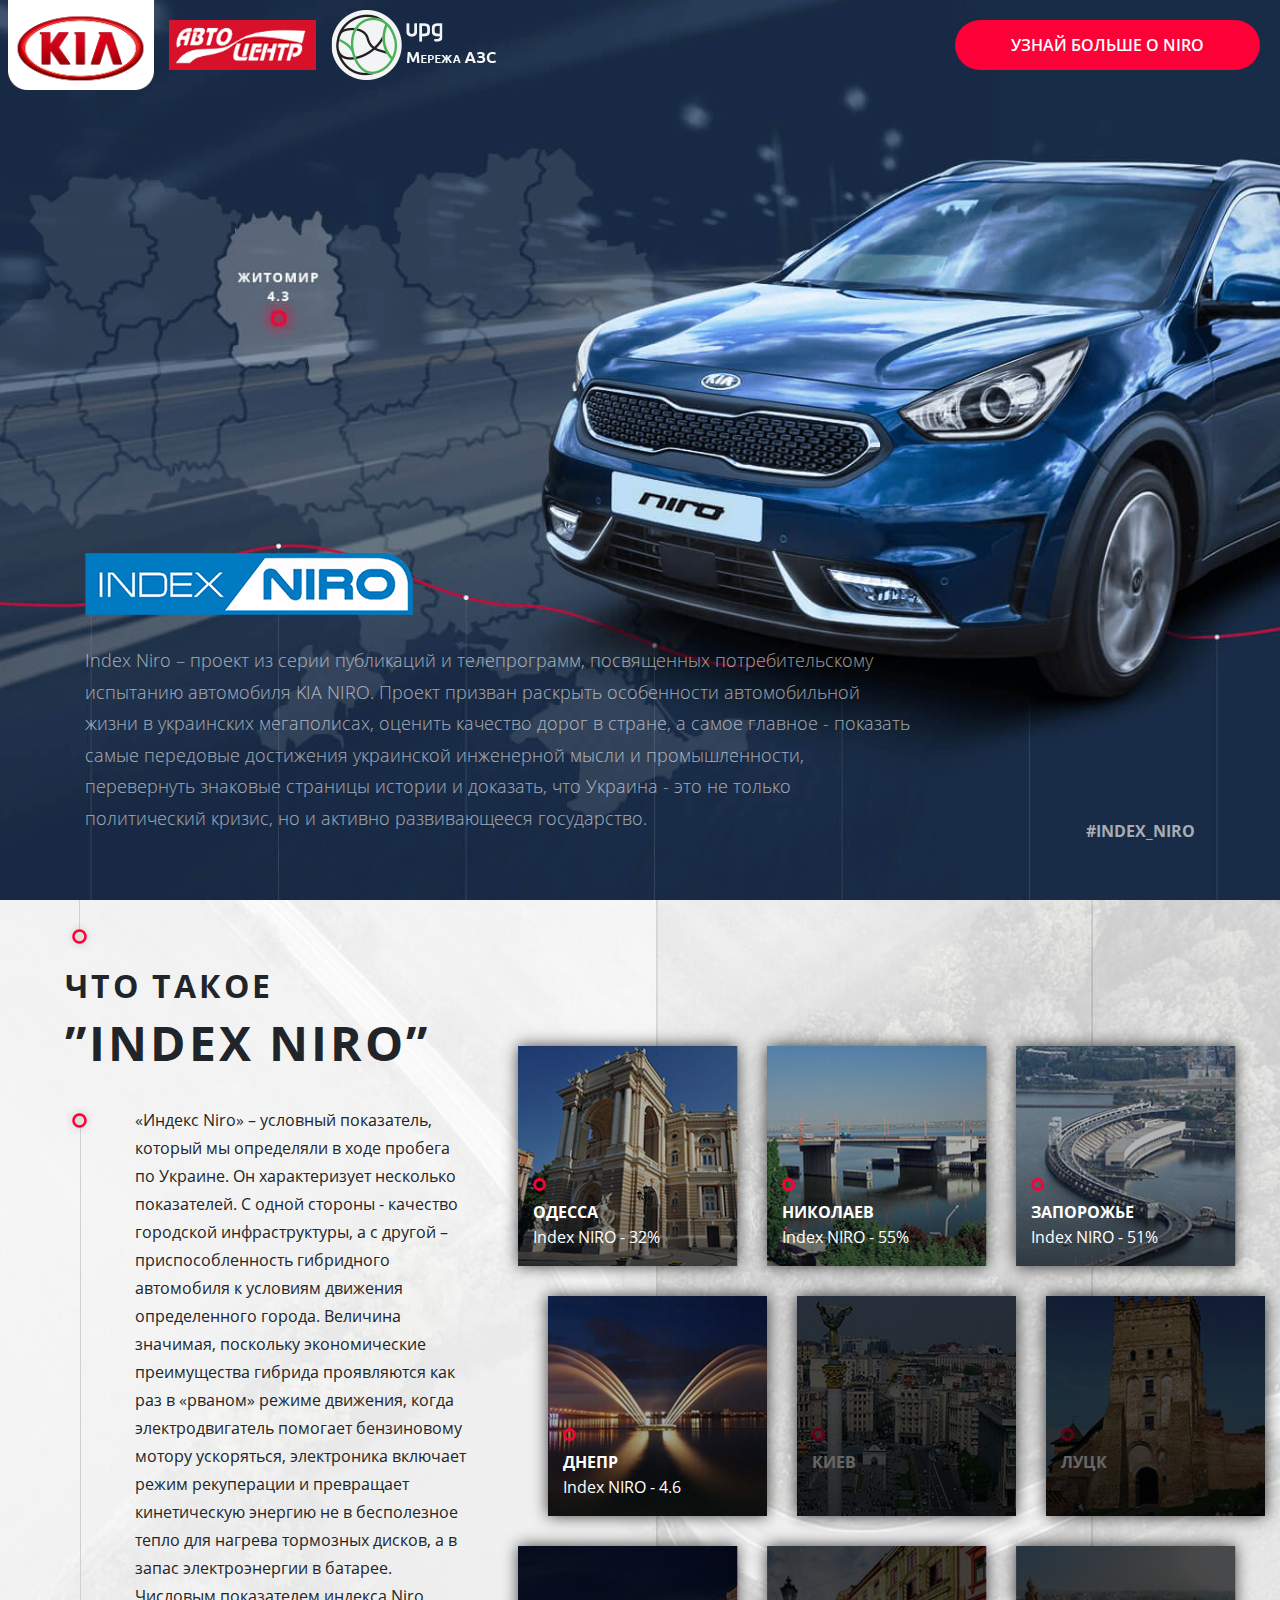
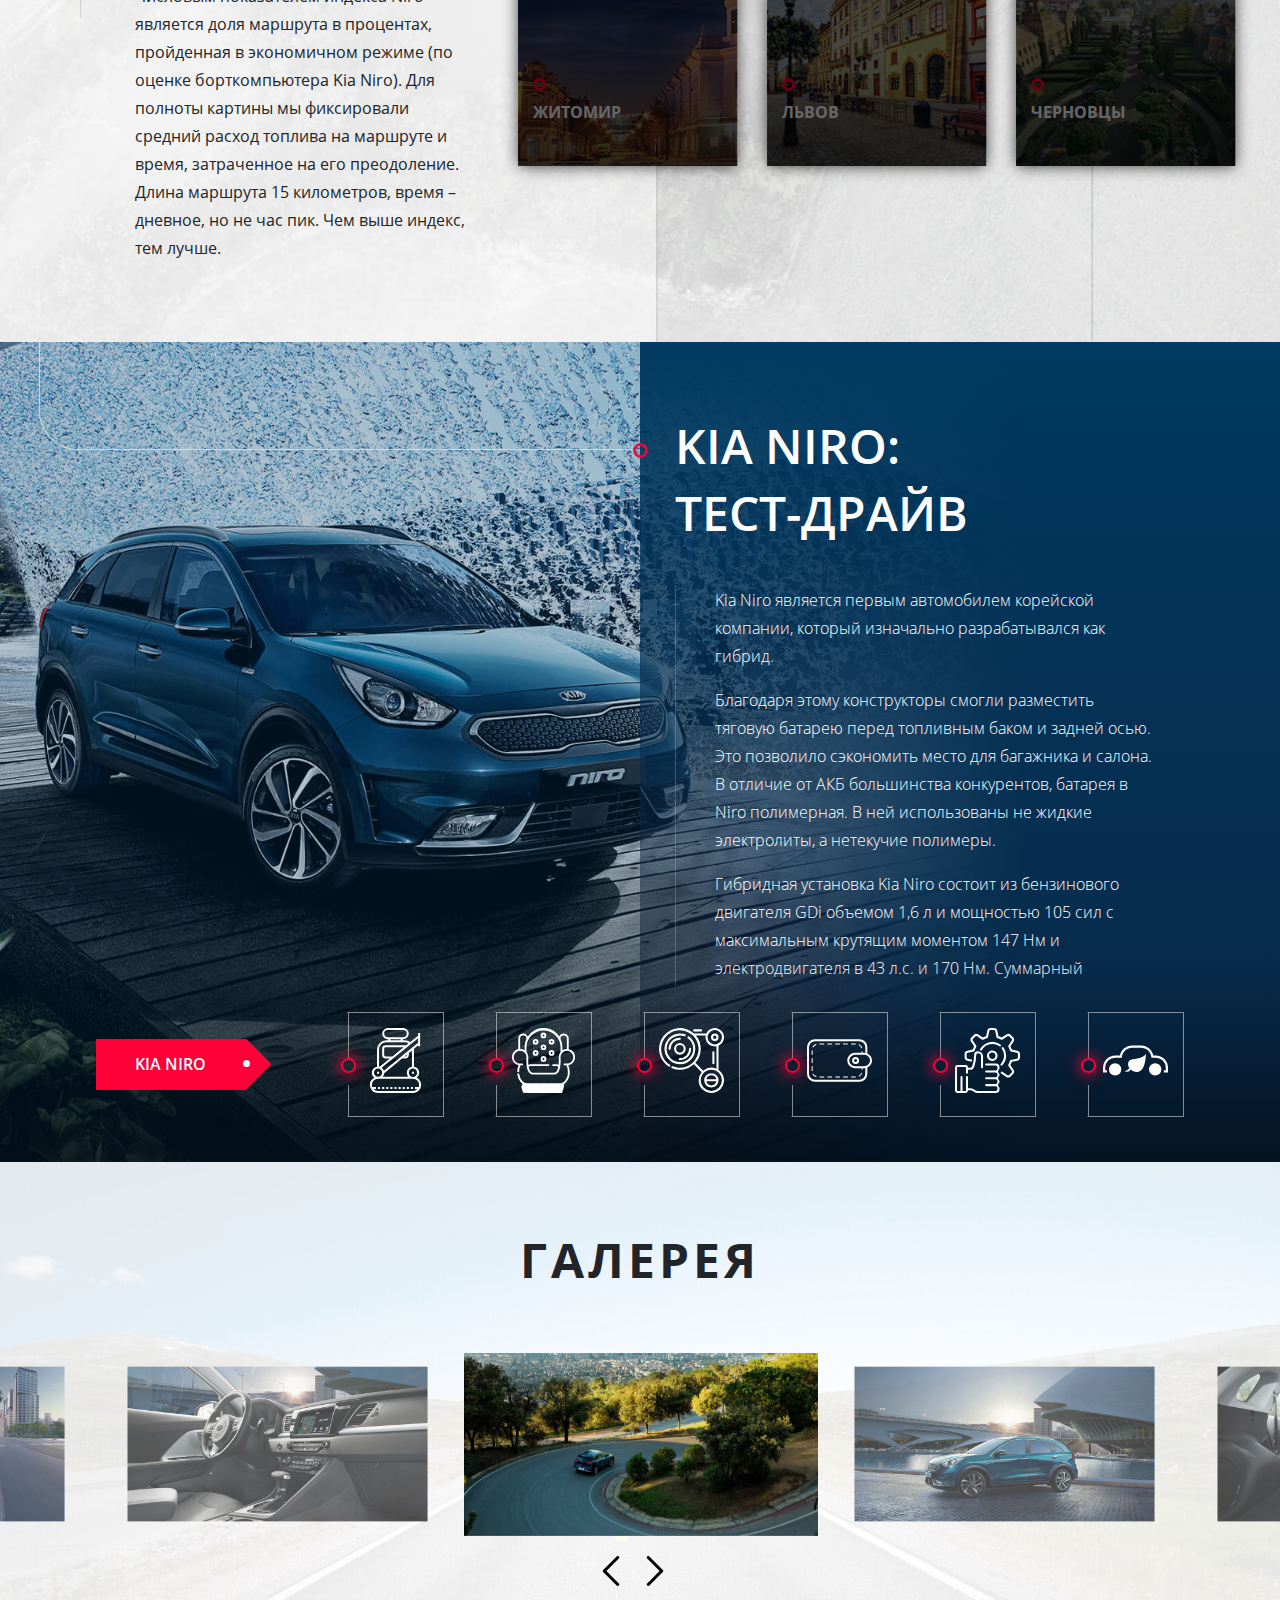
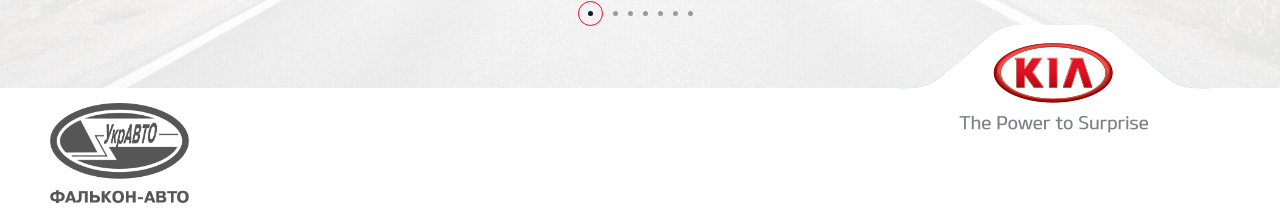
<file: index.html>
<!DOCTYPE html>
<html lang="ru">

<head>

	<meta charset="utf-8">

	<title>Kia Niro (Киа Ниро)</title>
	<meta name="description" content="Индекс Ниро">

	<meta http-equiv="X-UA-Compatible" content="IE=edge">
	<meta name="viewport" content="width=device-width, initial-scale=1, maximum-scale=1">
	<meta property="og:image" content="img/favicon/fon-socil-3.jpg">

	<link rel="apple-touch-icon" sizes="57x57" href="img/favicon/apple-icon-57x57.png">
	<link rel="apple-touch-icon" sizes="60x60" href="img/favicon/apple-icon-60x60.png">
	<link rel="apple-touch-icon" sizes="72x72" href="img/favicon/apple-icon-72x72.png">
	<link rel="apple-touch-icon" sizes="76x76" href="img/favicon/apple-icon-76x76.png">
	<link rel="apple-touch-icon" sizes="114x114" href="img/favicon/apple-icon-114x114.png">
	<link rel="apple-touch-icon" sizes="120x120" href="img/favicon/apple-icon-120x120.png">
	<link rel="apple-touch-icon" sizes="144x144" href="img/favicon/apple-icon-144x144.png">
	<link rel="apple-touch-icon" sizes="152x152" href="img/favicon/apple-icon-152x152.png">
	<link rel="apple-touch-icon" sizes="180x180" href="img/favicon/apple-icon-180x180.png">
	<link rel="icon" type="image/png" sizes="192x192" href="img/favicon/android-icon-192x192.png">
	<link rel="icon" type="image/png" sizes="32x32" href="img/favicon/favicon-32x32.png">
	<link rel="icon" type="image/png" sizes="96x96" href="img/favicon/favicon-96x96.png">
	<link rel="icon" type="image/png" sizes="16x16" href="img/favicon/favicon-16x16.png">
	<link rel="manifest" href="/manifest.json">
	<meta name="msapplication-TileColor" content="#ffffff">
	<meta name="msapplication-TileImage" content="img/favicon/ms-icon-144x144.png">
	<meta name="theme-color" content="#082745">

	<style>
		body {
			opacity: 0;
			overflow-x: hidden;
		}

		html {
			background-color: #082745;
		}
	</style>
	<script type="text/javascript">
		(function (i, s, o, g, r, a, m) {
			i['GoogleAnalyticsObject'] = r;
			i[r] = i[r] || function () {
				(i[r].q = i[r].q || []).push(arguments)
			}, i[r].l = 1 * new Date();
			a = s.createElement(o),
				m = s.getElementsByTagName(o)[0];
			a.async = 1;
			a.src = g;
			m.parentNode.insertBefore(a, m)
		})(window, document, 'script', '//www.google-analytics.com/analytics.js', 'ga');
		ga('create', 'UA-1571561-1', 'none');
		ga('create', 'UA-38878460-1', 'none', {
			'name': 'newTracker'
		});
	</script>
</head>

<body class="ishome" data-spy="scroll" data-target="#navbar" data-offset="0">
	<header class="s-header" style="background-image: url(img/header.jpg);">
		<nav id="navbar" class="kia-navbar">
			<div class="kiabar-left-content">
				<a class="logo-brand" href="http://www.kia.com/ua/showroom/niro.html" target="_blank">
					<img src="img/logo/kia_small_logo.png" alt="Kia" height="90px">
				</a>
				<a class="logo-brand" href="https://www.autocentre.ua/">
					<img src="img/logo/autocentre_logo.png" alt="Autocentre" height="50px">
				</a>
				<a class="logo-brand" href="https://upg.ua/index.php/ua/" target="_blank">
					<img src="img/logo/upg_logo_v2.png" alt="Upg" height="70px">
				</a>
			</div>

			<div class="kiabar-center-content" id="navbarSupportedContent">
				<a class="kiabar-navbar-link nav-link" href="#IndexNiro">Индекс Ниро</a>
				<a class="kiabar-navbar-link nav-link" href="#KiaNiro">Ниро</a>
				<a class="kiabar-navbar-link nav-link" href="#Gallery">Галерея</a>
			</div>

			<div class="kiabar-right-content">
				<a class="btn btn-kia" href="http://www.kia.com/ua/showroom/niro.html" target="_blank">Узнай больше о Niro</a>
			</div>
		</nav>

		<div class="header-content">
			<div class="container-fluid">
				<div class="row align-items-end">
					<div class="col-lg-9 col-md-12">
						<div class="header-intro">
							<img class="img-responsive" src="img/logo/index_niro.png" alt="Index Niro">
							<p>Index Niro – проект из серии публикаций и телепрограмм, посвященных потребительскому испытанию автомобиля KIA NIRO.
								Проект призван раскрыть особенности автомобильной жизни в украинских мегаполисах, оценить качество дорог в стране,
								а самое главное - показать самые передовые достижения украинской инженерной мысли и промышленности, перевернуть знаковые
								страницы истории и доказать, что Украина - это не только политический кризис, но и активно развивающееся государство.</p>
						</div>
					</div>
					<div class="col-lg-3 col-md-12">

						<div class="header-hashtag">
							<h4>#INDEX_NIRO</h4>
						</div>
					</div>
				</div>
			</div>
		</div>

	</header>
	<section id="IndexNiro" class="s-index" style="background-image: url(img/s-index-bg2.jpg);">
		<div class="index-content">
			<div class="container-fluid">
				<div class="row align-items-center">
					<div class="col-lg-5 col-md-12">
						<div class="index-info">
							<div class="index-info-wrap">
								<div class="indexTitle">
									<img src="img/indexLine_t.png" alt="">
									<h1>ЧТО ТАКОЕ<br><span>”INDEX NIRO”</span></h1>
								</div>
								<div class="indexText">
									<img src="img/indexLine_b.png" alt="">
									<p>«Индекс Niro» – условный показатель, который мы определяли в ходе пробега по Украине. Он характеризует несколько
										показателей. С одной стороны - качество городской инфраструктуры, а с другой – приспособленность гибридного автомобиля
										к условиям движения определенного города. Величина значимая, поскольку экономические преимущества гибрида проявляются
										как раз в «рваном» режиме движения, когда электродвигатель помогает бензиновому мотору ускоряться, электроника
										включает режим рекуперации и превращает кинетическую энергию не в бесполезное тепло для нагрева тормозных дисков,
										а в запас электроэнергии в батарее. Числовым показателем индекса Niro является доля маршрута в процентах, пройденная
										в экономичном режиме (по оценке борткомпьютера Kia Niro). Для полноты картины мы фиксировали средний расход топлива
										на маршруте и время, затраченное на его преодоление. Длина маршрута 15 километров, время – дневное, но не час пик.
										Чем выше индекс, тем лучше.</p>
								</div>
							</div>
						</div>
					</div>
					<div class="col-lg-7 col-md-12">

						<div class="row cardRowTransition">
							<div class="col-md col-sm-12">
								<a class="index-card" href="odessa.html" target="_blank" style="background-image: url(img/town/odessa.jpg)">
									<div class="card__shadow">
										<div class="card__text">
											<h4>Одесса</h4>
											<p>Index NIRO - 32%</p>
										</div>
										<div class="card__move1"></div>
										<div class="card__move2"></div>
									</div>
								</a>
							</div>
							<div class="col-md col-sm-12">
								<a class="index-card" href="nikolaev.html" target="_blank" style="background-image: url(img/town/nikolaev.jpg)">
									<div class="card__shadow">
										<div class="card__text">
											<h4>Николаев</h4>
											<p>Index NIRO - 55%</p>
										</div>
										<div class="card__move1"></div>
										<div class="card__move2"></div>
									</div>
								</a>
							</div>
							<div class="col-md col-sm-12">
								<a href="zaporozhye.html" class="index-card" style="background-image: url(img/town/zaporozhie.jpg)">
									<div class="card__shadow">
										<div class="card__text">
											<h4>Запорожье</h4>
											<p>Index NIRO - 51%</p>
										</div>
										<div class="card__move1"></div>
										<div class="card__move2"></div>
									</div>
								</a>
							</div>
						</div>
						<div class="row">
							<div class="col-md col-sm-12">
								<a href="./dnepr.html" class="index-card" style="background-image: url(img/town/dnepr.jpg)">
									<div class="card__shadow">
										<div class="card__text">
											<h4>Днепр</h4>
											<p>Index NIRO - 4.6</p>
										</div>
										<div class="card__move1"></div>
										<div class="card__move2"></div>
									</div>
								</a>
							</div>
							<div class="col-md col-sm-12">
								<!-- INSERT HREF HERE -->
								<a class="index-card disableCard" target="_blank" style="background-image: url(img/town/kiev.jpg)">
									<div class="card__shadow">
										<div class="card__text">
											<h4>Киев</h4>
											<p>Index NIRO - 4.6</p>
										</div>
										<div class="card__move1"></div>
										<div class="card__move2"></div>
									</div>
								</a>
							</div>
							<div class="col-md col-sm-12">
								<a class="index-card disableCard" style="background-image: url(img/town/lutsk.jpg)">
									<div class="card__shadow">
										<div class="card__text">
											<h4>Луцк</h4>
											<p>Index NIRO - 4.6</p>
										</div>
										<div class="card__move1"></div>
										<div class="card__move2"></div>
									</div>
								</a>
							</div>
						</div>
						<div class="row cardRowTransition">
							<div class="col-md col-sm-12">
								<a class="index-card disableCard" style="background-image: url(img/town/zhitomyr.jpg)">
									<div class="card__shadow">
										<div class="card__text">
											<h4>Житомир</h4>
											<p>Index NIRO - 4.6</p>
										</div>
										<div class="card__move1"></div>
										<div class="card__move2"></div>
									</div>
								</a>
							</div>
							<div class="col-md col-sm-12">
								<a class="index-card disableCard" style="background-image: url(img/town/lvov.jpg)">
									<div class="card__shadow">
										<div class="card__text">
											<h4>Львов</h4>
											<p>Index NIRO - 4.6</p>
										</div>
										<div class="card__move1"></div>
										<div class="card__move2"></div>
									</div>
								</a>
							</div>
							<div class="col-md col-sm-12">
								<a class="index-card disableCard" style="background-image: url(img/town/chernovcy.jpg)">
									<div class="card__shadow">
										<div class="card__text">
											<h4>Черновцы</h4>
											<p>Index NIRO - 4.6</p>
										</div>
										<div class="card__move1"></div>
										<div class="card__move2"></div>
									</div>
								</a>

							</div>
						</div>

					</div>
				</div>
			</div>
		</div>
	</section>
	<section id="KiaNiro" class="s-kia-tabs">

		<div class="container">
			<div class="row">
				<div class="col-lg-6 ml-auto col-md-12 tabLine">
					<div class="tab-content">
						<div class="kia-tab tab-pane fade show active" id="niro" role="tabpanel" aria-labelledby="niro">
							<h1>KIA NIRO: <br>Тест-драйв</h1>
							<div class="textLine">
								<div data-simplebar class="tabScroll">
									<p>Kia Niro является первым автомобилем корейской компании, который изначально разрабатывался как гибрид.</p>
									<p>Благодаря этому конструкторы смогли разместить тяговую батарею перед топливным баком и задней осью. Это позволило
										сэкономить место для багажника и салона. В отличие от АКБ большинства конкурентов, батарея в Niro полимерная. В
										ней использованы не жидкие электролиты, а нетекучие полимеры.</p>
									<p>Гибридная установка Kia Niro состоит из бензинового двигателя GDi объемом 1,6 л и мощностью 105 сил с максимальным
										крутящим моментом 147 Нм и электродвигателя в 43 л.с. и 170 Нм. Суммарный максимум силового агрегата – 141 л.с.
										и 265 Нм. Благодаря тому, что 170 Нм электрической тяги доступны уже с нуля оборотов, Niro ускоряется очень напористо.
										Но главное в гибриде – экономия топлива. При аккуратной езде в городе укладываешься в показатели менее 5 л на 100
										км пробега. На Niro можно передвигаться и исключительно на электротяге, проехав в таком режиме около 2 км.</p>
									<p>Киа Ниро – компактный кроссовер, хотя его также можно назвать универсалом. В Украине модель продается с очень хорошим
										оснащением - во всех версиях есть обогревы руля и передних сидений, а в комплектациях подороже – еще и обогрев
										заднего «дивана» и даже вентиляция передних сидений.</p>
									<p>Отметим и наполненность Niro современными системами безопасности. Тут предусмотрены и удержание авто в полосе, и
										мониторинг мертвых зон, и даже система автономного экстренного торможения.</p>
								</div>
							</div>
						</div>
						<div class="kia-tab tab-pane fade" id="classification" role="tabpanel" aria-labelledby="classification">
							<h1>Классификация.</h1>
							<div class="textLine">
								<div data-simplebar class="tabScroll">
									<p>В компании Kia Niro относят к кроссоверам. Видимо, из-за черных пластиковых накладок колесных арок. Ведь с дорожным
										просветом в 160 мм эта модель больше походит на обычный универсал.</p>
									<p>Дизайн решен вполне в духе авто компании, но собственный стиль подчеркивают индивидуальная оптика и серебристые
										«усы» в бамперах. Для улучшения аэродинамики в авто используется решетка радиатора с активными жалюзи и вертикальные
										прорези по краям переднего бампера.</p>
									<p>И мне нравится, что эта гибридная машина не выделяется особым футуристическим дизайном на фоне классических авто.
										Так что узреть гибридную сущность авто не получается.</p>
									<p>Машина длиной 4355 мм занимает промежуточное положение между Kia Soul и Kia Sportage, но по величине колесной базы
										(2700 мм) превосходит не только их, но и самый крупный 7-местный Kia Sorento.</p>
									<p>Поэтому неудивительно, что в салоне очень просторно. Передние сиденья удобные и комфортные. Но при достаточной мягкости
										они обеспечивают и хорошую поддержку ног. А в нашем (самом дорогом) уровне оснащения тут еще кожаная обивка, подогрев
										рули и всех сидений, вентиляция передних кресел, и память электрических настроек водительского.</p>
									<p>Кстати, подогнав его под себя, сев правильно и очень удобно, получаю хороший запас пространства как над головой,
										так и сзади. Там я с моим ростом в 175 см, могу сидеть, почти что забросив ногу на ногу. И головой потолок не подпираю,
										и сижу удобно, без дополнительных регулировок.</p>
									<p>Их отсутствие объяснимо тем, что под подушкой находится литий-ионная батарея. Использование при ее изготовлении
										нетекучих полимеров позволяет поиграть с формой, что дает больше свободы в размещении батареи.</p>
									<p>Кроме этого, она дешевле в производстве, но все так же долговечна. Иначе бы на нее не давали 5-летнюю гарантию –
										как и на сам автомобиль.</p>
									<p>При складывании спинок заднего ряда получается ровная погрузочная площадка. Ведь с полноразмерным запасным колесом
										в подпольной нише багажник не очень глубокий. Да и его объем не впечатляет – 335 л. А вот в начальном уровне оснащения
										Киа Ниро укомплектован докаткой, поэтому его отсек больше – 401 л.</p>
								</div>
							</div>
						</div>
						<div class="kia-tab tab-pane fade" id="interior" role="tabpanel" aria-labelledby="interior">
							<h1>Интерьер.</h1>
							<div class="textLine">
								<div data-simplebar class="tabScroll">
									<p>Интерьер выглядит классически для Киа. Подобные блоки переключателей мы встречаем и на других моделях. Расположены
										они логично, а пользоваться крупными кнопками удобно.</p>
									<p>К тому же, большая часть операций выполняется джойстиками и кнопками на руле, часть – голосовыми командами, а некоторые
										– через сенсорный экран. Правда, в солнечный день его все время хочется спрятать от бликов, так как картинка на
										белесой поверхности не очень контрастная.</p>
									<p>Но реагирует экран оперативно, позволяя пролистывать рабочие столы и быстро выходить в нужное меню. Жаль, что пользоваться
										посредством экрана iPhone пока не удается. Функция Apple CarPlay появится позже.</p>
									<p>А вот те, кто пользуется девайсами на Андроиде, могут работать с ними через интерфейс Kia Niro благодаря программе
										Android Auto. Для этого USB-разъемы удобно расположены над полочкой для смартфона.</p>
									<p>Во втором и третьем уровнях оснащения кроссовера (Business и Prestige) она является также беспроводной зарядной
										станцией.
									</p>
								</div>
							</div>
						</div>
						<div class="kia-tab tab-pane fade" id="comfort" role="tabpanel" aria-labelledby="comfort">
							<h1>Комфорт.</h1>
							<div class="textLine">
								<div data-simplebar class="tabScroll">
									<p>Водитель и пассажиры оценят приятную управляемость и высокую культуру хода Kia Niro. Его руль обладает небольшой,
										но приятной упругостью. Машина легко и точно проходит повороты без валкости и раскачки.</p>
									<p>Большая колесная база положительно влияет на плавность хода, и вертикальные покачивания больше заметны при езде
										на высокой скорости по неровным дорогам. Но по острым небольшим неровностям Ниро едет сбито, упруго и тихо.</p>
									<p>А небольшая жесткость даже приятна, так как позволяет чувствовать дорогу, но дискомфорта не вызывает. Даже на 18-дюймовых
										дисках с шинами 225/45 колеса с приятной упругостью перекатываются через горбы и лежачих полицейских.</p>
									<p>И даже выбоины и глубоко утопленные люки проходят без жестких ударов и стука. Впрочем, нам выдали машину еще на
										зимних шинах, которые добавили мягкости хода.</p>
								</div>
							</div>
						</div>
						<div class="kia-tab tab-pane fade" id="dynamic" role="tabpanel" aria-labelledby="dynamic">
							<h1>Динамика.</h1>
							<div class="textLine">
								<div data-simplebar class="tabScroll">
									<p>Главное отличие этой модели от других Киа заключается в том, что эта машина изначально разрабатывалась как гибрид,
										и с альтернативной силовой установкой не представлен. Ее суммарная мощность составляет 141 л.с., а крутящий момент
										265 Нм. С такой энерговооруженностью характер у Ниро спокойный.</p>
									<p>За счет электрического мотора с места он начинает ехать вообще без раздумий и пауз, но не слишком активно. И даже
										когда подключается 1,6-литровый бензиновый ДВС, то набирает ход машина достаточно размеренно, и на разгон до сотни
										уходит 11,5 с.</p>
									<p>Но если необходимо ехать агрессивно, важен первый рывок с небольшой скорости. И в этом Kia Niro особенно хорош в
										режиме Sport. Стоит перевести в него рычаг коробки передач, как у Ниро словно открывается второе дыхание – и он
										начинает набирать ход. А отклик на добавление газа максимально быстрый.</p>
									<p>Вот только последующий разгон не столь стремителен, как ожидаешь, да и посредственным звуком мотор в такой ситуации
										не вдохновляет. Зато даже с такими рывками по загородным трассам расход топлива у меня увеличивался максимум до
										6,2 л на 100 км. Но в городе опять было 5,9 л.</p>
									<p>Думаю, что при спокойной и максимально плавной езде и этот показатель можно уменьшить. При соответствующей езде
										мотора под капотом практически не слышно, к тому же часто авто движется только на электродвигателе. Это происходит,
										как правило, в медленных тянучках, когда все словно нехотя катятся на холостых оборотах.</p>
									<p>Если рядом нет других машин и некому мешать слишком аккуратным набором скорости и очень медленной ездой, то удается
										разогнаться так до 40 км/ч или, разогнавшись на обоих моторах, просто поддерживать вдвое большую скорость на одном
										электричестве. Вот только для этого надо крайне осторожно обращаться с педалью газа, едва-едва прижав ее.</p>
									<p>Проехать так удается буквально пару километров, да и то – стоит чуть сильнее или резче качнуть акселератор, как
										тут же в дело вступает бензиновый ДВС. Но, в отличие от тойотовских гибридов, которые демонстрируют схожее поведение,
										в Kia Niro нет отдельного режима движения на электротяге.</p>
								</div>
							</div>
						</div>

						<div class="kia-tab tab-pane fade" id="safety" role="tabpanel" aria-labelledby="safety">
							<h1>Безопасность.</h1>
							<div class="textLine">
								<div data-simplebar class="tabScroll">
									<p>В комплектациях Business и Prestige для Ниро предусмотрены навигационная система, камера заднего вида с траекторными
										и габаритными линиями, система мониторинга мертвых зон.</p>
									<p>Причем традиционно для Киа она предупреждает о других машинах не только сигналом в соответствующем зеркале, а еще
										и звуковым сигналом. При движении задним ходом система доходчиво сообщает о приближающихся сбоку машинах.</p>
									<p>Помимо мигания индикатора в зеркале и громкого зуммера, на щитке приборов появляется бегущая стрелка, показывающая,
										с какой стороны – помеха. Обе эти функции хороши, ведь не каждый, кто включает поворот или сдает назад, смотрит
										в зеркало. А значит, и мигание пиктограммы может не увидеть.</p>
									<p>Зато сам Ниро прекрасно видит проезжую часть перед собой. Система автономного экстренного торможения предупреждает
										визуальным и звуковым сигналами о резком сокращении дистанции с машиной впереди или риске наезда на пешехода.</p>
									<p>После этого даже может применить торможение, но до этого у нас не дошло. Зато смело предоставляем Kia Niro возможность
										самостоятельно держать дистанцию благодаря адаптивному круиз-контролю и корректировать свое положение в полосе.</p>
									<p>Автомобиль выполняет это очень качественно. Даже умудряется проходить пологие виражи. Но затем советует взять руль
										в руки, а в противном случае система отключается.</p>
								</div>
							</div>
						</div>


						<div class="kia-tab tab-pane fade" id="hybrid" role="tabpanel" aria-labelledby="hybrid">
							<h1>Гибридные технологии.</h1>
							<div class="textLine">
								<div data-simplebar class="tabScroll">
									<p>Гибридная установка Kia Niro состоит из бензинового двигателя GDi объемом 1,6 л и мощностью 105 сил с максимальным
										крутящим моментом 147 Нм и электродвигателя в 43 л.с. и 170 Нм. Суммарный максимум силового агрегата – 141 л.с.
										и 265 Нм. Благодаря тому, что 170 Нм электрической тяги доступны уже с 0 оборотов, Niro ускоряется очень напористо.
										Но главное в гибриде – экономия топлива. При аккуратной езде в городе укладываешься в показатели менее 5 л на 100
										км пробега. На Niro можно передвигаться и исключительно на электротяге, проехав в таком режиме около 2 км.</p>
									<p>Уже не за горами появление заряжаемого от электрической сети Plug-in Hybrid Kia Niro, который был показан на Женевском
										автосалоне 2017 г. Он должен проезжать без бензина до 55 км. Появление этого авто в Украине ожидается в следующем
										году, вот тогда и проверим обещания.</p>
								</div>
							</div>
						</div>

					</div>
				</div>


			</div>

			<div class="row nav kiaTabContainer" role="tablist">
				<div class="kiaLink niroMainTab2 active" id="niro" data-toggle="tab" href="#niro" role="tab" aria-controls="niro"><span>Kia Niro</span>
				</div>
				<div class="kiaLink niroTab" id="classification" data-toggle="tab" href="#classification" role="tab" aria-controls="classification">
					<div class="middlrCircle"></div>
					<div class="svg">
						<svg id="Слой_1" data-name="Слой 1" xmlns="http://www.w3.org/2000/svg" height="65" width="65" viewBox="0 0 51.6 65.43">
							<defs>
								<style>
									.cls-1 {
										fill: #fff;
									}
								</style>
							</defs>
							<title>icon1.1</title>
							<path class="cls-1" d="M7.2,44H9.27v2H7.2Zm35.13,0H44.4v2H42.33ZM8.24,59.34h2.07v2H8.24Zm4.13,0h2.07v2H12.37Zm4.13,0h2.07v2H16.51Zm4.13,0h2.07v2H20.64Zm4.13,0h2.07v2H24.77Zm4.13,0H31v2H28.9Zm4.13,0H35.1v2H33Zm4.13,0h2.07v2H37.17Zm4.13,0h2.07v2H41.3ZM47,49.94a6.09,6.09,0,0,0-2.61-11V21.6c0-.23,0-.47,0-.7l4.21-3.45v.94h2V5.09h-2v2.6l-8,6.44A9.47,9.47,0,0,0,35,12.27H33V11.21h.54A5.6,5.6,0,1,0,33.55,0H18a5.6,5.6,0,1,0,0,11.21h.54v1.07H16.64A9.38,9.38,0,0,0,7.23,21.6V39a6.09,6.09,0,0,0-2.61,11A8.15,8.15,0,0,0,8.24,65.43H43.36A8.15,8.15,0,0,0,47,49.94ZM47.52,45a4.16,4.16,0,1,1-4.2-4.12h0A4.14,4.14,0,0,1,47.52,45ZM38.8,49.11h-26a6.06,6.06,0,0,0,1.59-3.63L32.47,30.64h3.22a3.5,3.5,0,0,0,3.52-3.48v-2l3.15-2.58V39a6.14,6.14,0,0,0-5.17,6A6.06,6.06,0,0,0,38.8,49.11ZM34.9,28.64l2.28-1.87v.39a1.49,1.49,0,0,1-1.5,1.48H34.9ZM48.55,10.26v4.59L14.11,43.11A6.16,6.16,0,0,0,11.77,40ZM22.61,28.64H15.9a1.49,1.49,0,0,1-1.5-1.48V20.87a1.49,1.49,0,0,1,1.5-1.48H34.06ZM18,9.2A3.6,3.6,0,1,1,18,2h15.5a3.6,3.6,0,1,1,0,7.21H18ZM31,11.2v1.07H20.6V11.2ZM16.64,14.27H35a7.44,7.44,0,0,1,4,1.16l-2.42,2H15.9a3.5,3.5,0,0,0-3.52,3.48v6.29a3.5,3.5,0,0,0,3.52,3.48h4.22L9.72,39.05,9.24,39V21.6a7.37,7.37,0,0,1,7.4-7.33ZM4.08,45a4.16,4.16,0,1,1,4.2,4.11h0A4.14,4.14,0,0,1,4.08,45ZM45.43,59.34v2H48a6.23,6.23,0,0,1-4.67,2.09H8.24a6.23,6.23,0,0,1-4.67-2.09h2.6v-2H2.38A6.08,6.08,0,0,1,2,57.27a6.2,6.2,0,0,1,6.22-6.16H43.37a6.2,6.2,0,0,1,6.22,6.16,6.08,6.08,0,0,1-.36,2.07h-3.8Z"
							    transform="translate(0 0)" />
						</svg>
					</div>
				</div>
				<div class="kiaLink niroTab" id="interior" data-toggle="tab" href="#interior" role="tab" aria-controls="interior">
					<div class="middlrCircle"></div>
					<div class="svg">
						<svg id="Слой_1" data-name="Слой 1" xmlns="http://www.w3.org/2000/svg" height="65" width="65" viewBox="0 0 65 66.82">
							<defs>
								<style>
									.cls-1 {
										fill: #fff;
									}
								</style>
							</defs>
							<title>icon2.2</title>
							<path class="cls-1" d="M32.5,28.79a2.94,2.94,0,1,0,2.93,2.95h0A2.94,2.94,0,0,0,32.5,28.79Zm0,4a1,1,0,1,1,1-1h0A1,1,0,0,1,32.5,32.76ZM24.4,11.18a2.94,2.94,0,1,0,2.93,2.94h0A2.94,2.94,0,0,0,24.4,11.18Zm0,4a1,1,0,1,1,1-1h0A1,1,0,0,1,24.4,15.14Zm16.42-4a2.94,2.94,0,1,0,2.93,2.94h0A2.94,2.94,0,0,0,40.82,11.18Zm0,4a1,1,0,1,1,1-1h0A1,1,0,0,1,40.82,15.14ZM24.4,22.73a2.94,2.94,0,1,0,2.93,2.95h0A2.94,2.94,0,0,0,24.4,22.73Zm0,4a1,1,0,1,1,1-1h0A1,1,0,0,1,24.4,26.69Zm16.42-4a2.94,2.94,0,1,0,2.93,2.95h0A2.94,2.94,0,0,0,40.82,22.73Zm0,4a1,1,0,1,1,1-1h0A1,1,0,0,1,40.82,26.69ZM32.5,4.7a2.94,2.94,0,1,0,2.93,2.94h0A2.94,2.94,0,0,0,32.5,4.7Zm0,4a1,1,0,1,1,1-1h0A1,1,0,0,1,32.5,8.67Zm0,8.16a2.94,2.94,0,1,0,2.93,2.94h0a2.94,2.94,0,0,0-2.93-2.94Zm0,4a1,1,0,1,1,1-1h0a1,1,0,0,1-1,1ZM65,30a8.47,8.47,0,0,0-6.57-8.24V11a5.15,5.15,0,0,0-9.76-2.31,19.66,19.66,0,0,0-2.43-3,19.38,19.38,0,0,0-29.87,3A5.15,5.15,0,0,0,6.57,11V21.71a8.46,8.46,0,0,0,.37,16.57A14.63,14.63,0,0,0,5.6,44.05a1,1,0,1,0,1.9.11A11.77,11.77,0,0,1,9,38.41h2a1,1,0,0,0,0-1.91H8.44A6.55,6.55,0,1,1,15,29.93.55.55,0,0,1,15,30c-.26,3.62-.49,12.45,3,16.17a5.15,5.15,0,0,0,3.91,1.72H43.14A5.15,5.15,0,0,0,47,46.19c3.46-3.73,3.23-12.55,3-16.17a.36.36,0,0,0,0-.09,6.54,6.54,0,1,1,6.54,6.57H53.87a1,1,0,0,0,0,1.91h2.07c1.12,1.78,1.6,4.09,1.6,7.58,0,4.49-2.73,9.63-6.46,10.68l-.13,0a5.05,5.05,0,0,1-1.24.16H15.28a6.57,6.57,0,0,1-4.88-2.64,13.19,13.19,0,0,1-2.79-6.29,1,1,0,1,0-1.88.3h0a14.94,14.94,0,0,0,3.22,7.22,9.48,9.48,0,0,0,4,2.89l1.32,6a1,1,0,0,0,.93.75h2.26a1,1,0,0,0,.93-.75l1.23-5.53H45.41l1.23,5.53a1,1,0,0,0,.93.75h2.26a1,1,0,0,0,.93-.75l1.32-6c4.35-1.56,7.38-7.22,7.38-12.36a17,17,0,0,0-1.39-7.71A8.47,8.47,0,0,0,65,30ZM15,11.08a19.35,19.35,0,0,0-1.89,8.37V22.9a8.38,8.38,0,0,0-4.61-1.4V11a3.25,3.25,0,0,1,6.5-.22q0,.11,0,.22v.11ZM50,24.62h0A8.42,8.42,0,0,0,48.11,30a1.94,1.94,0,0,0,0,.2A43.86,43.86,0,0,1,48,37.85a3.59,3.59,0,0,0-2-.61H42.17a1,1,0,0,0,0,1.91H46a1.72,1.72,0,0,1,1.61,1.15,9.83,9.83,0,0,1-2,4.59A3.28,3.28,0,0,1,43.15,46H21.85a3.27,3.27,0,0,1-2.51-1.12,9.82,9.82,0,0,1-2-4.59A1.72,1.72,0,0,1,19,39.15H37.82a1,1,0,0,0,0-1.91H19a3.59,3.59,0,0,0-2,.61,43.77,43.77,0,0,1-.09-7.69c0-.12,0-.19,0-.2A8.42,8.42,0,0,0,15,24.62V19.44a17.51,17.51,0,0,1,35,0v5.21h0Zm6.51-3.13h0a8.38,8.38,0,0,0-4.61,1.4V19.44A19.39,19.39,0,0,0,50,11V11a3.25,3.25,0,0,1,6.5-.22q0,.11,0,.22V21.5h0ZM16.66,63.14h-.73l-1-4.38h2.67Zm32.39,0h-.73l-1-4.37H50Zm4.26-5.33a9.37,9.37,0,0,1-4.19.89h-34a8.4,8.4,0,0,1-3.43-1c-1.4-.89-1.9,3.56-1.9,3.56l1.78,5.34,6.86.26s33.1,0,33.26-.13,3-9.53,1.65-8.89Z"
							    transform="translate(0 0)" />
						</svg>
					</div>
				</div>
				<div class="kiaLink niroTab" id="comfort" data-toggle="tab" href="#comfort" role="tab" aria-controls="comfort">
					<div class="middlrCircle"></div>
					<div class="svg">
						<svg id="Слой_1" data-name="Слой 1" xmlns="http://www.w3.org/2000/svg" height="65" width="65" viewBox="0 0 65 64.99">
							<defs>
								<style>
									.cls-1 {
										fill: #fff;
									}
								</style>
							</defs>
							<title>icon3.3</title>
							<path class="cls-1" d="M59.52,41.92V17.67a9.24,9.24,0,1,0-12.2-12.2H34.94A20.86,20.86,0,1,0,9.7,38.5a1,1,0,0,0,1.1-1.73,18.7,18.7,0,1,1,2.93,1.52,1,1,0,0,0-.78,1.9,20.87,20.87,0,0,0,21.92-3.86l7.82,7.82a12.66,12.66,0,1,0,17.84-1.45Q60,42.28,59.52,41.92ZM55.76,2.05a7.18,7.18,0,1,1-7.18,7.19h0a7.19,7.19,0,0,1,7.18-7.18ZM36.32,34.87A20.83,20.83,0,0,0,36.9,7.53h9.78A9.24,9.24,0,0,0,57.47,18.31V40.77A12.64,12.64,0,0,0,44.15,42.7Zm16,28.07a10.6,10.6,0,1,1,10.6-10.6A10.6,10.6,0,0,1,52.34,62.94ZM55.76,13A3.76,3.76,0,1,0,52,9.23h0A3.77,3.77,0,0,0,55.76,13Zm0-5.47a1.71,1.71,0,1,1-1.71,1.71,1.71,1.71,0,0,1,1.71-1.71ZM26,6.35a15.41,15.41,0,1,0,4.14,2.22,1,1,0,0,0-1.24,1.64,13.29,13.29,0,1,1-3.58-1.93A1,1,0,0,0,26,6.35Zm9.24-2.93h6.84a1,1,0,0,0,0-2.05H35.24a1,1,0,1,0-.07,2.05h.07ZM54.4,36.26a1,1,0,0,0,1-1h0V24.29a1,1,0,0,0-2.05,0V35.23a1,1,0,0,0,1,1Zm-2.05,8.89a7.18,7.18,0,1,0,7.18,7.19h0a7.19,7.19,0,0,0-7.19-7.18Zm0,12.32a5.14,5.14,0,0,1-5-4.11H57.37a5.14,5.14,0,0,1-5,4.11Zm-5-6.16a5.13,5.13,0,0,1,10.05,0ZM20.87,15.05a5.82,5.82,0,1,0,5.82,5.82h0A5.82,5.82,0,0,0,20.87,15.05Zm0,9.58a3.76,3.76,0,1,1,3.76-3.76h0A3.77,3.77,0,0,1,20.87,24.63Zm1-14a1,1,0,0,0-1-1A11.3,11.3,0,0,0,9.58,20.87a1,1,0,0,0,2.05,0,9.24,9.24,0,0,1,9.24-9.24,1,1,0,0,0,1-1ZM19.84,31.13a1,1,0,0,0,1,1A11.3,11.3,0,0,0,32.16,20.87a1,1,0,0,0-2.05-.06s0,0,0,.06a9.25,9.25,0,0,1-9.24,9.24,1,1,0,0,0-1,1Z"
							    transform="translate(0.01 0)" />
						</svg>
					</div>
				</div>
				<div class="kiaLink niroTab" id="dynamic" data-toggle="tab" href="#dynamic" role="tab" aria-controls="dynamic">
					<div class="middlrCircle"></div>
					<div class="svg">
						<svg id="Capa_1" data-name="Capa 1" xmlns="http://www.w3.org/2000/svg" height="65" width="65" viewBox="0 0 512 334.82">
							<defs>
								<style>
									.cls-1 {
										fill: #fff;
									}
								</style>
							</defs>
							<title>icon4.4</title>
							<path class="cls-1" d="M44.48,333.88a3.94,3.94,0,1,1-7.88,0V302.83a3.94,3.94,0,1,1,7.88,0Zm-3.94-58.16a3.94,3.94,0,0,0,3.94-3.94V240.73a3.94,3.94,0,0,0-7.88,0v31.05A3.94,3.94,0,0,0,40.54,275.72ZM72.45,378.9a43.31,43.31,0,0,1-21.88-17.37,3.94,3.94,0,0,0-6.66,4.21A51.12,51.12,0,0,0,69.78,386.3a3.77,3.77,0,0,0,1.33.24,3.94,3.94,0,0,0,1.34-7.64Zm28.88-248.45h31.05a3.94,3.94,0,1,0,0-7.88H101.33a3.94,3.94,0,1,0,0,7.88Zm248.41,0h31.05a3.94,3.94,0,1,0,0-7.88H349.74a3.94,3.94,0,1,0,0,7.88Zm59.07,5.79a41.92,41.92,0,0,1,18.42,20.86,4,4,0,0,0,3.66,2.49,3.88,3.88,0,0,0,1.45-.28,3.94,3.94,0,0,0,2.21-5.11,49.81,49.81,0,0,0-21.87-24.81,3.94,3.94,0,1,0-3.88,6.85ZM40.54,213.61a3.94,3.94,0,0,0,3.94-3.94V178.62a3.94,3.94,0,0,0-7.88,0v31.05A3.93,3.93,0,0,0,40.54,213.61Zm92.34,167.94H101.83a3.94,3.94,0,0,0,0,7.88h31.05a3.94,3.94,0,1,0,0-7.88Zm-88-229.42a3.88,3.88,0,0,0,2.06.59,3.94,3.94,0,0,0,3.36-1.87A43.2,43.2,0,0,1,72,133.27a3.94,3.94,0,0,0-2.75-7.38,51.11,51.11,0,0,0-25.65,20.84A3.93,3.93,0,0,0,44.91,152.13ZM432.5,352.21a4,4,0,0,0-5.09,2.27,41.94,41.94,0,0,1-18.2,21.06,3.94,3.94,0,0,0,3.95,6.82,49.83,49.83,0,0,0,21.6-25.06A3.92,3.92,0,0,0,432.5,352.21ZM319.19,381.55H288.14a3.94,3.94,0,0,0,0,7.88h31.05a3.94,3.94,0,1,0,0-7.88Zm62.11,0H350.25a3.94,3.94,0,0,0,0,7.88H381.3a3.94,3.94,0,1,0,0-7.88Zm-93.66-251.1h31.05a3.94,3.94,0,0,0,0-7.88H287.64a3.94,3.94,0,0,0,0,7.88Zm-124.2,0h31.05a3.94,3.94,0,0,0,0-7.88H163.44a3.94,3.94,0,0,0,0,7.88Zm93.65,251.1H226a3.94,3.94,0,0,0,0,7.88h31.05a3.94,3.94,0,0,0,0-7.88Zm-62.1,0H163.93a3.94,3.94,0,0,0,0,7.88H195a3.94,3.94,0,1,0,0-7.88Zm30.55-251.1h31.05a3.94,3.94,0,0,0,0-7.88H225.54a3.94,3.94,0,0,0,0,7.88Zm249.7,180.37v49.57a63.09,63.09,0,0,1-63,63H63a63.09,63.09,0,0,1-63-63V151.61a63.09,63.09,0,0,1,63-63H412.22a63.09,63.09,0,0,1,63,63v49.57C496.9,210.74,512,231.69,512,256S496.9,301.26,475.24,310.82Zm-15.75,4.66a65.88,65.88,0,0,1-10.5.91H437.82v8.77a3.94,3.94,0,1,1-7.88,0v-8.77H380.72c-34.75,0-63-27.09-63-60.39s28.27-60.39,63-60.39h49.23v-8.79a3.94,3.94,0,1,1,7.88,0v8.79H449a65.8,65.8,0,0,1,10.5.91V151.59a47.31,47.31,0,0,0-47.26-47.26H63a47.31,47.31,0,0,0-47.26,47.26V360.38A47.31,47.31,0,0,0,63,407.64H412.22a47.31,47.31,0,0,0,47.26-47.26ZM496.25,256c0-24.62-21.2-44.64-47.26-44.64H380.72c-26.06,0-47.26,20-47.26,44.64s21.2,44.64,47.26,44.64H449C475,300.64,496.25,280.62,496.25,256Zm-85.83,0a27.57,27.57,0,1,1-27.57-27.57A27.6,27.6,0,0,1,410.42,256Zm-15.75,0a11.82,11.82,0,1,0-11.82,11.82A11.83,11.83,0,0,0,394.67,256Z"
							    transform="translate(0 -88.59)" />
						</svg>
					</div>
				</div>
				<div class="kiaLink niroTab" id="safety" data-toggle="tab" href="#safety" role="tab" aria-controls="safety">
					<div class="middlrCircle"></div>
					<div class="svg">
						<svg id="Слой_1" data-name="Слой 1" xmlns="http://www.w3.org/2000/svg" height="65" width="65" viewBox="0 0 65 65">
							<defs>
								<style>
									.cls-1 {
										fill: #fff;
									}
								</style>
							</defs>
							<title>icon5.5</title>
							<path class="cls-1" d="M62.23,22.67l-5.44-1.09a20.66,20.66,0,0,0-1.38-3.33l3.08-4.62a3.45,3.45,0,0,0-.43-4.36L55.72,6.95a3.46,3.46,0,0,0-4.36-.43L46.74,9.59a20,20,0,0,0-3.33-1.38L42.32,2.77A3.45,3.45,0,0,0,38.94,0h-3.3a3.45,3.45,0,0,0-3.38,2.77L31.17,8.22a20.37,20.37,0,0,0-3.33,1.38L23.22,6.52a3.46,3.46,0,0,0-4.36.43L16.52,9.28a3.45,3.45,0,0,0-.43,4.36l3.08,4.62a20.65,20.65,0,0,0-1.38,3.33l-5.44,1.09a3.46,3.46,0,0,0-2.77,3.38v3.3a3.46,3.46,0,0,0,2.77,3.38l3.52.7a1,1,0,0,0,.41-2l-3.52-.7a1.41,1.41,0,0,1-1.13-1.37v-3.3a1.41,1.41,0,0,1,1.13-1.37l6.05-1.21a1,1,0,0,0,.78-.73,18.2,18.2,0,0,1,1.68-4,1,1,0,0,0,0-1.07L17.8,12.5A1.41,1.41,0,0,1,18,10.73L20.31,8.4a1.4,1.4,0,0,1,1.77-.17l5.13,3.42a1,1,0,0,0,1.08,0,18.15,18.15,0,0,1,4-1.67,1,1,0,0,0,.73-.79l1.21-6a1.41,1.41,0,0,1,1.37-1.12h3.3a1.41,1.41,0,0,1,1.37,1.12l1.21,6a1,1,0,0,0,.73.79,18.15,18.15,0,0,1,4,1.67,1,1,0,0,0,1.08,0L52.5,8.22a1.4,1.4,0,0,1,1.77.17l2.34,2.34a1.41,1.41,0,0,1,.17,1.77l-3.42,5.13a1,1,0,0,0,0,1.07,18.2,18.2,0,0,1,1.68,4,1,1,0,0,0,.79.73l6,1.21a1.41,1.41,0,0,1,1.13,1.37v3.3a1.41,1.41,0,0,1-1.13,1.37l-6,1.21a1,1,0,0,0-.79.73,18.2,18.2,0,0,1-1.68,4,1,1,0,0,0,0,1.07l3.42,5.13a1.41,1.41,0,0,1-.17,1.77L54.26,47a1.4,1.4,0,0,1-1.77.17l-5.13-3.42a1,1,0,0,0-1.14,1.71l5.13,3.42a3.46,3.46,0,0,0,4.36-.43l2.34-2.34a3.45,3.45,0,0,0,.43-4.36L55.4,37.16a20.69,20.69,0,0,0,1.38-3.33l5.44-1.09A3.46,3.46,0,0,0,65,29.36v-3.3A3.46,3.46,0,0,0,62.23,22.67ZM40.71,35.57H31.13a1,1,0,0,0,0,2.05h9.58a1.72,1.72,0,0,1,1.72,1.71V40.7a1.72,1.72,0,0,1-1.72,1.71H31.13a1,1,0,0,0,0,2.05h9.58a1.72,1.72,0,0,1,1.72,1.71v1.37a1.72,1.72,0,0,1-1.72,1.71H31.13a1,1,0,0,0,0,2.05h9.58A1.72,1.72,0,0,1,42.42,53v1.37a1.72,1.72,0,0,1-1.72,1.71H31.13a1,1,0,0,0,0,2.05h9.58a1.72,1.72,0,0,1,1.72,1.71v1.37a1.72,1.72,0,0,1-1.72,1.71H22.12a3.6,3.6,0,0,1-2.57-1.06,5.69,5.69,0,0,0-4-1.68H13V48.92a1,1,0,1,0-2.05,0V62.6a.34.34,0,0,1-.34.34H7.53v-14a1,1,0,1,0-2.05,0v14H2.4a.34.34,0,0,1-.35-.34h0V39.35A.34.34,0,0,1,2.39,39H10.6a.34.34,0,0,1,.35.34h0v5.47a1,1,0,0,0,2.05,0V41.74h2.48A3.76,3.76,0,0,0,19,39.17L19.43,38a34.83,34.83,0,0,0,1.78-11,1.72,1.72,0,0,1,1.72-1.71A3.08,3.08,0,0,1,26,28.4V39.35a1,1,0,1,0,2.05,0v-11a5.13,5.13,0,0,0-5.13-5.13A3.77,3.77,0,0,0,19.15,27a32.54,32.54,0,0,1-1.68,10.34l-.39,1.15a1.71,1.71,0,0,1-1.61,1.17H13v-.34a2.4,2.4,0,0,0-2.4-2.39H2.4A2.4,2.4,0,0,0,0,39.34V62.6A2.4,2.4,0,0,0,2.4,65H10.6A2.4,2.4,0,0,0,13,62.6v-.35h2.51a3.66,3.66,0,0,1,2.59,1.08,5.67,5.67,0,0,0,4,1.66H40.7a3.77,3.77,0,0,0,3.77-3.76V59.86a3.75,3.75,0,0,1-.18-5.3l.18-.18V53a3.75,3.75,0,0,1-.18-5.3l.18-.18V46.18a3.75,3.75,0,0,1-.18-5.29l.18-.18V39.34a3.77,3.77,0,0,0-3.77-3.76ZM37.28,33a5.34,5.34,0,0,0,.82-.06,5.27,5.27,0,1,0-.82.07Zm-.49-8.44a3.21,3.21,0,1,1-2.68,3.67,3.21,3.21,0,0,1,2.68-3.67Zm9.77,13.1a1,1,0,0,0,.74-.32,13.89,13.89,0,0,0,1.24-17.73,1,1,0,1,0-1.67,1.2,11.84,11.84,0,0,1-1.06,15.11,1,1,0,0,0,.74,1.74Zm-.72-19.57a1,1,0,0,0-.19-1.42h0a13.88,13.88,0,0,0-20.54,4.43,1,1,0,0,0,.4,1.39h0a1,1,0,0,0,.49.13,1,1,0,0,0,.9-.53,11.83,11.83,0,0,1,17.51-3.78,1,1,0,0,0,1.42-.19h0Z"
							    transform="translate(0 0)" />
						</svg>
					</div>
				</div>
				<div class="kiaLink niroTab" id="hybrid" data-toggle="tab" href="#hybrid" role="tab" aria-controls="hybrid">
					<div class="middlrCircle"></div>
					<div class="svg">
						<svg id="Capa_1" data-name="Capa 1" xmlns="http://www.w3.org/2000/svg" height="65" width="65" viewBox="0 0 512 237.25">
							<defs>
								<style>
									.cls-1 {
										fill: #fff;
									}
								</style>
							</defs>
							<title>icon6.1</title>
							<path class="cls-1" d="M414.87,216h-18.2c-9.62-45.35-49.89-78.64-96.71-78.64H229.59c-46.81,0-87.1,33.29-96.72,78.64H97.09A97.2,97.2,0,0,0,0,313.12V350H30.93V332.35H17.65V313.12a79.53,79.53,0,0,1,79.44-79.45h51l1-7.68c5.35-40.46,40-71,80.55-71H300c40.58,0,75.2,30.52,80.56,71l1,7.68h33.37a79.53,79.53,0,0,1,79.44,79.45v19.24H479.59V350H512V313.12A97.27,97.27,0,0,0,414.87,216Z"
							    transform="translate(0 -137.38)" />
							<path class="cls-1" d="M95.23,276.72a49,49,0,1,1-48.95,49A49,49,0,0,1,95.23,276.72Z" transform="translate(0 -137.38)" />
							<path class="cls-1" d="M411.08,276.72a49,49,0,1,1-49,49A49,49,0,0,1,411.08,276.72Z" transform="translate(0 -137.38)" />
							<path class="cls-1" d="M233.25,246.35c-44,4.67-41.31,50.84-23.76,71.34-23,17.17-38.75,26.88-38.75,26.88L205,342.75s5.72-6.16,14.18-15.27c20.3,17.91,54,33.29,85.61,1.67C339,294.95,338.27,199.3,338.27,199.3S338.26,235.13,233.25,246.35Z"
							    transform="translate(0 -137.38)" />
						</svg>
					</div>
				</div>



			</div>


		</div>

	</section>
	<section id="Gallery" class="s-gallery" style="background-image: url(img/s-gallery-bg.jpg)">

		<div class="gallery-wrap">
			<h1>Галерея</h1>
			<div class="owl-carousel">
				<div class="item">
					<a href="img/kia/1.jpg" class="image-link"><img src="img/kia/1.jpg"></a>
				</div>
				<div class="item">
					<a href="img/kia/2.jpg" class="image-link"><img src="img/kia/2.jpg"></a>
				</div>
				<div class="item">
					<a href="img/kia/3.jpg" class="image-link"><img src="img/kia/3.jpg"></a>
				</div>
				<div class="item">
					<a href="img/kia/4.jpg" class="image-link"><img src="img/kia/4.jpg"></a>
				</div>
				<div class="item">
					<a href="img/kia/5.jpg" class="image-link"><img src="img/kia/5.jpg"></a>
				</div>
				<div class="item">
					<a href="img/kia/6.jpg" class="image-link"><img src="img/kia/6.jpg"></a>
				</div>
				<div class="item">
					<a href="img/kia/7.jpg" class="image-link"><img src="img/kia/7.jpg"></a>
				</div>
			</div>
		</div>

	</section>
	<section class="s-footer">
		<div class="footer-logo">
			<a class="logo-brand">
				<img src="img/logo/logo_FALKON_vert.png" alt="Autocentre" height="100px">
			</a>
		</div>
		<div class="kia-footer-logo">
			<a class="logo-brand" href="http://www.kia.com/ua/showroom/niro.html" target="_blank">
				<img src="img/logo/kia_logo_footer.png" alt="Kia">
			</a>
		</div>
	</section>
	<link rel="stylesheet" href="css/main.min.css?v=1.2">

	<script src="js/scripts.min.js"></script>
	<script src="js/common.min.js"></script>
	<script type="text/javascript">
		if (window.matchMedia("(min-width: 992px)").matches) {
			/* the viewport is at least 700 pixels wide */
			$(window).scroll(function () {
				var sc = $(window).scrollTop()
				if (sc > 700) {
					$("#navbar").addClass("fixed-top")
				} else {
					$("#navbar").removeClass("fixed-top")
				}
			});
		}

		var bgObj = {
			add() {
				var sec = document.querySelector(".s-kia-tabs");
				if (!sec.classList.contains("bgSecond")) {
					sec.classList.add("bgSecond");
				}
			},
			remove() {
				var sec = document.querySelector(".s-kia-tabs");
				if (sec.classList.contains("bgSecond")) {
					sec.classList.remove("bgSecond");
				}
			}
		};

		$('.niroMainTab2').on('shown.bs.tab', bgObj.remove);
		$('.niroTab').on('shown.bs.tab', bgObj.add);
		$('a[href*="#"]')
			.not('[href="#"]')
			.not('[href="#0"]')
			.click(function (event) {
				// On-page links
				if (
					location.pathname.replace(/^\//, '') == this.pathname.replace(/^\//, '') &&
					location.hostname == this.hostname
				) {
					// Figure out element to scroll to
					var target = $(this.hash);
					target = target.length ? target : $('[name=' + this.hash.slice(1) + ']');
					// Does a scroll target exist?
					if (target.length) {
						// Only prevent default if animation is actually gonna happen
						event.preventDefault();
						$('html, body').animate({
							scrollTop: target.offset().top
						}, 1000, function () {
							// Callback after animation
							// Must change focus!
							var $target = $(target);
							$target.focus();
							if ($target.is(":focus")) { // Checking if the target was focused
								return false;
							} else {
								$target.attr('tabindex', '-1'); // Adding tabindex for elements not focusable
								$target.focus(); // Set focus again
							};
						});
					}
				}
			});
	</script>
</body>

</html>
</file>
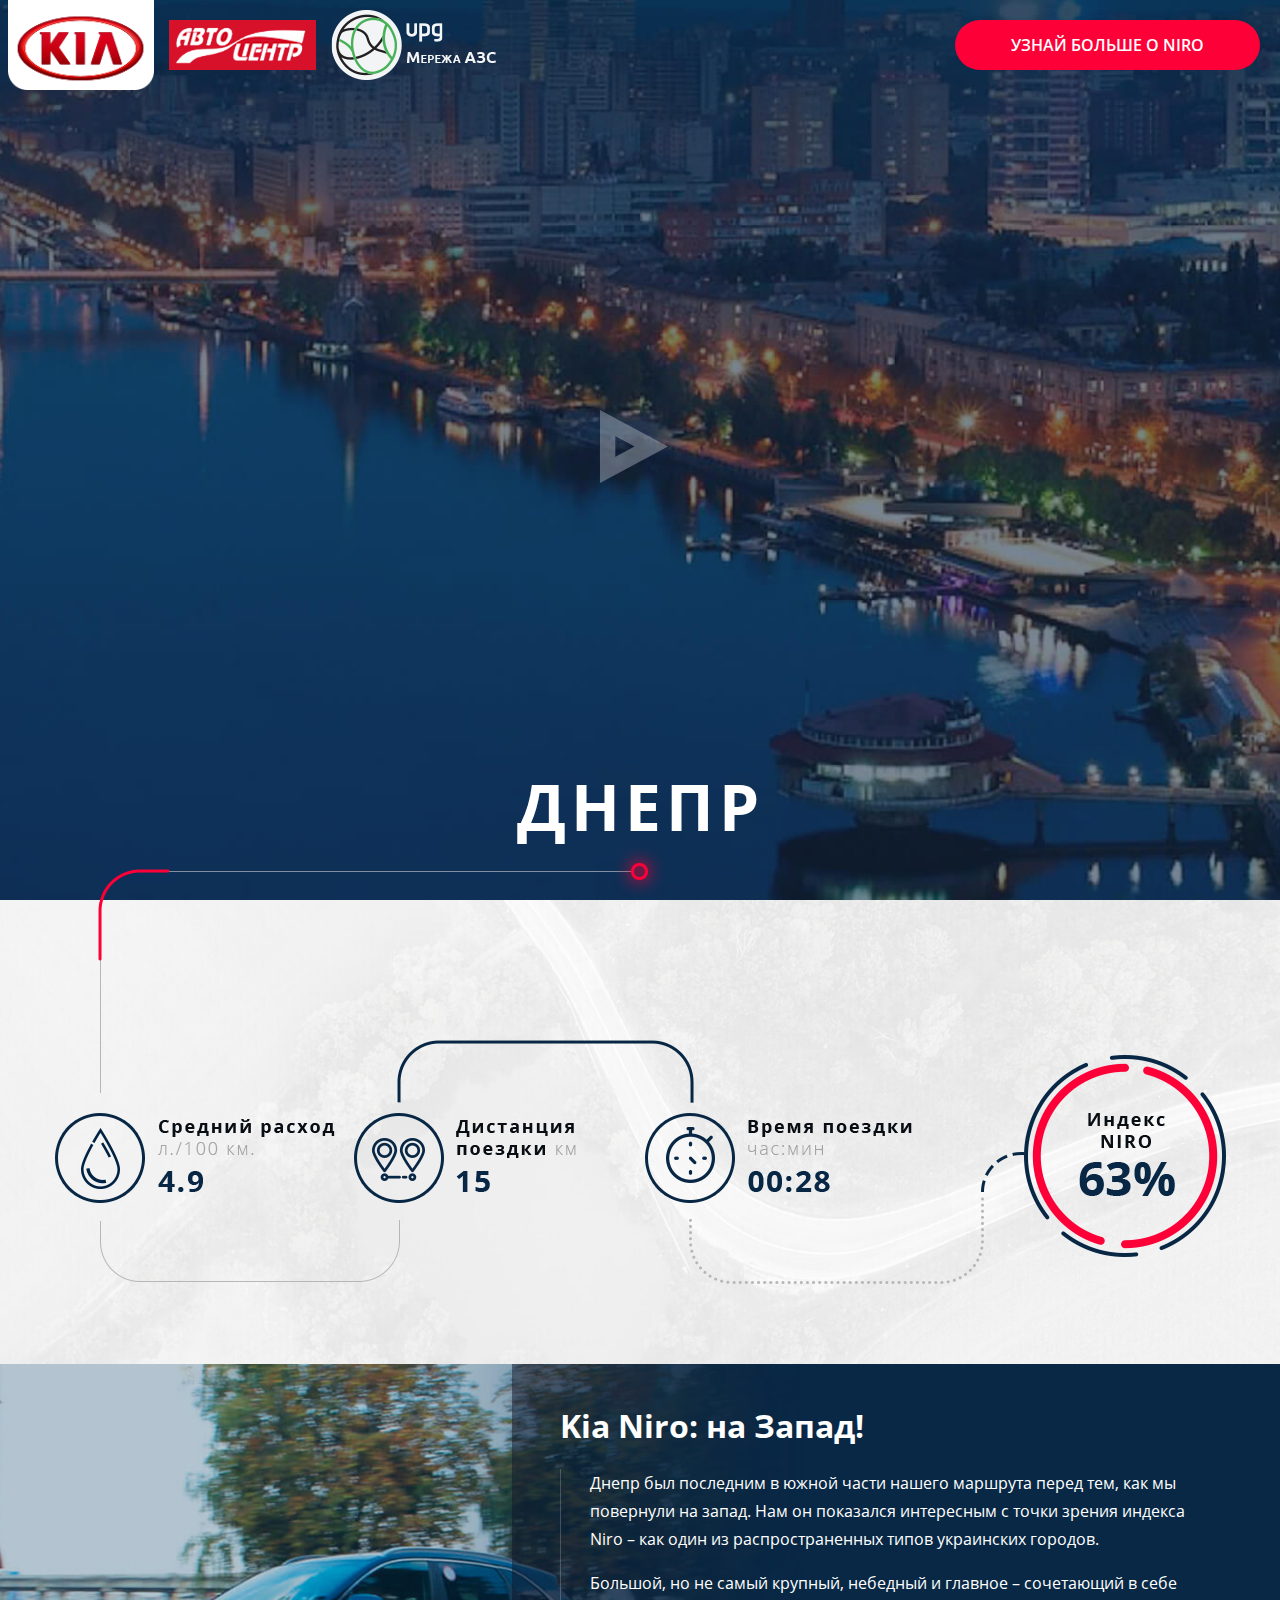
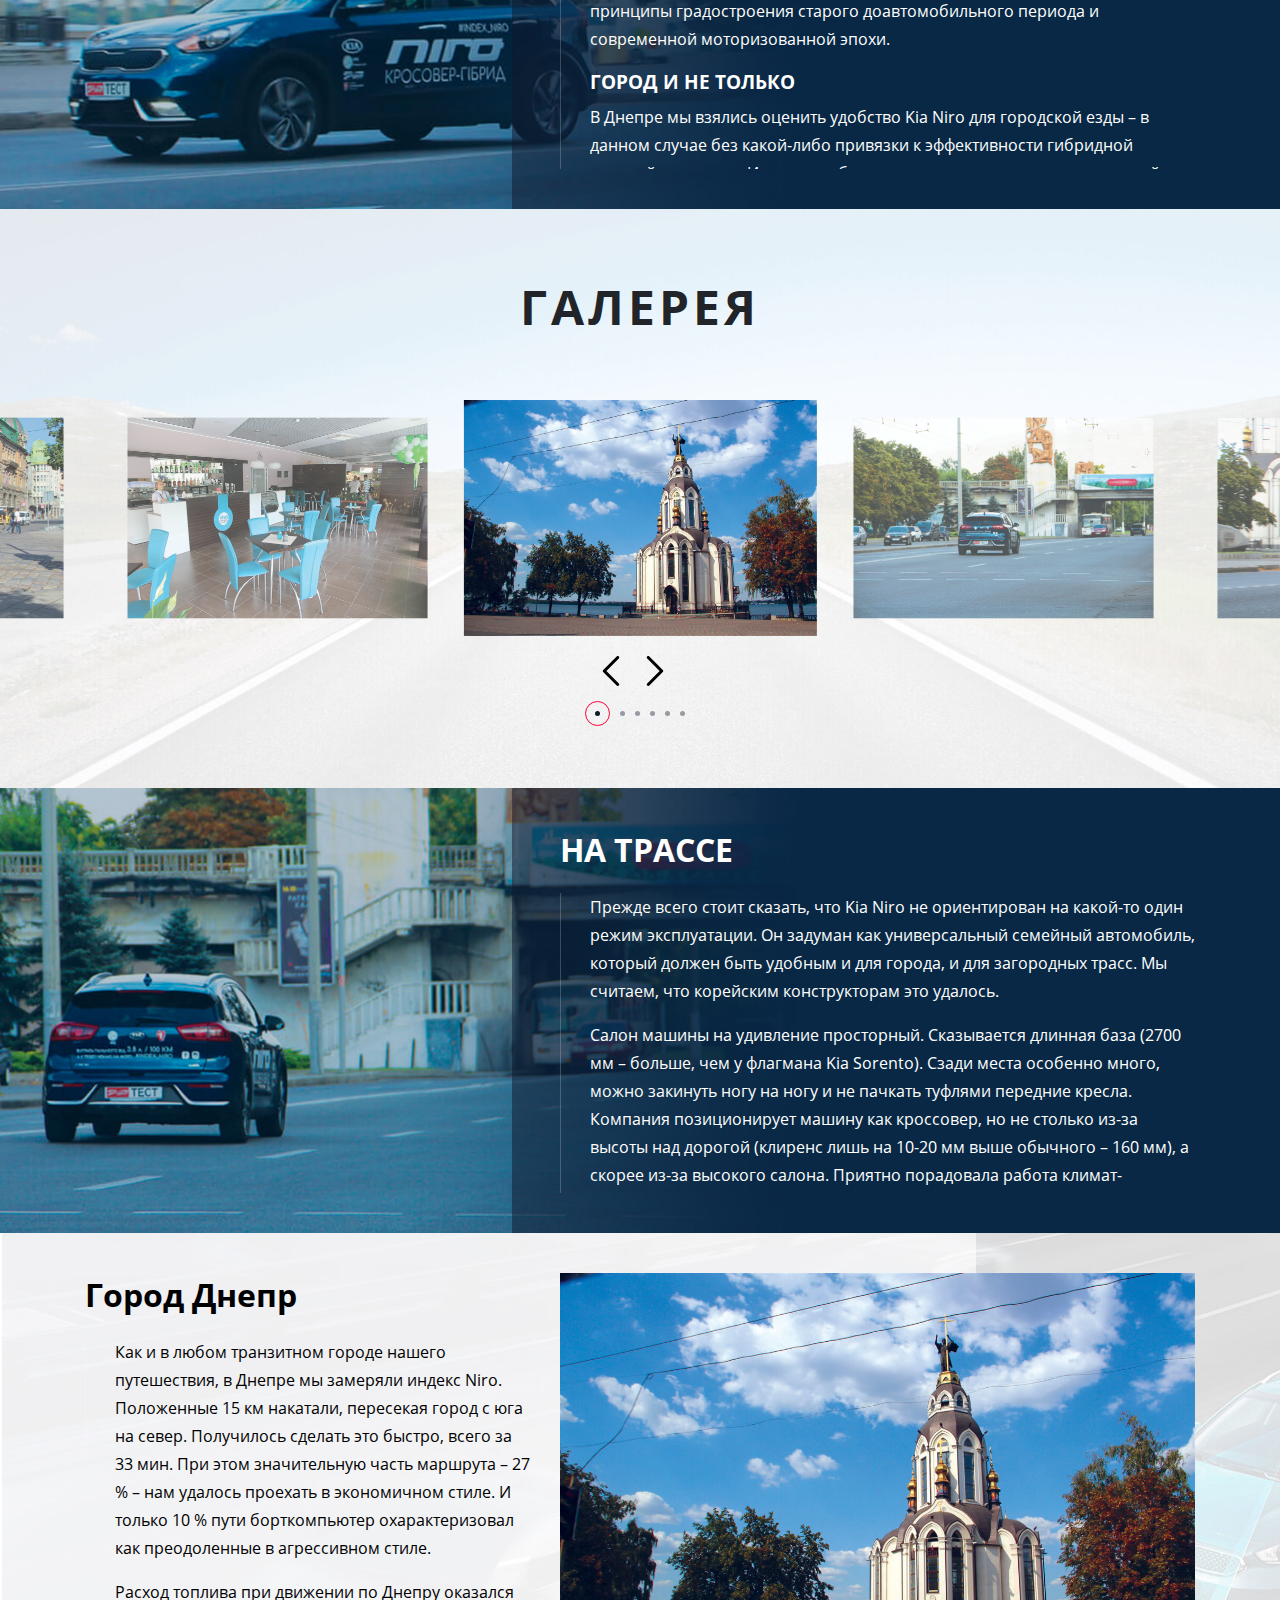
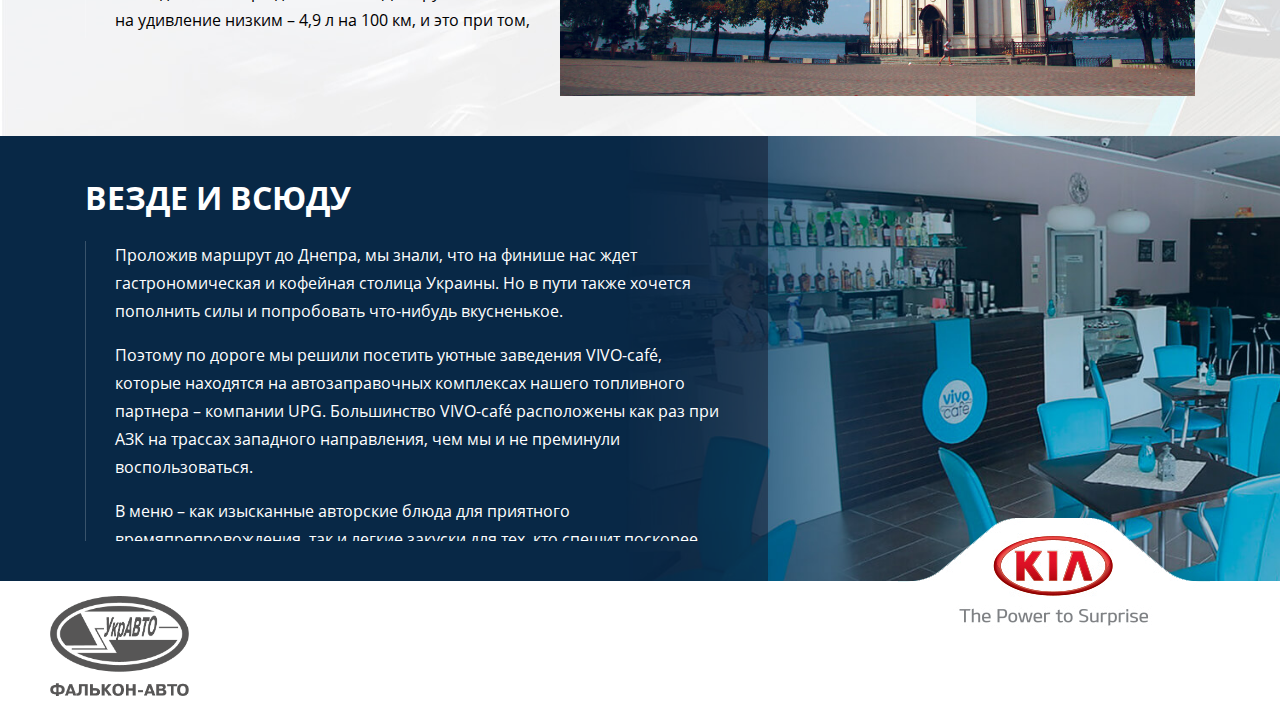
<file: dnepr.html>
<!DOCTYPE html>
<html lang="ru">

<head>

	<meta charset="utf-8">

	<title>Kia Niro (Киа Ниро)</title>
	<meta name="description" content="Индекс Ниро">

	<meta http-equiv="X-UA-Compatible" content="IE=edge">
	<meta name="viewport" content="width=device-width, initial-scale=1, maximum-scale=1">
	<meta property="og:image" content="img/favicon/fon-socil-3.jpg">

	<link rel="apple-touch-icon" sizes="57x57" href="img/favicon/apple-icon-57x57.png">
	<link rel="apple-touch-icon" sizes="60x60" href="img/favicon/apple-icon-60x60.png">
	<link rel="apple-touch-icon" sizes="72x72" href="img/favicon/apple-icon-72x72.png">
	<link rel="apple-touch-icon" sizes="76x76" href="img/favicon/apple-icon-76x76.png">
	<link rel="apple-touch-icon" sizes="114x114" href="img/favicon/apple-icon-114x114.png">
	<link rel="apple-touch-icon" sizes="120x120" href="img/favicon/apple-icon-120x120.png">
	<link rel="apple-touch-icon" sizes="144x144" href="img/favicon/apple-icon-144x144.png">
	<link rel="apple-touch-icon" sizes="152x152" href="img/favicon/apple-icon-152x152.png">
	<link rel="apple-touch-icon" sizes="180x180" href="img/favicon/apple-icon-180x180.png">
	<link rel="icon" type="image/png" sizes="192x192" href="img/favicon/android-icon-192x192.png">
	<link rel="icon" type="image/png" sizes="32x32" href="img/favicon/favicon-32x32.png">
	<link rel="icon" type="image/png" sizes="96x96" href="img/favicon/favicon-96x96.png">
	<link rel="icon" type="image/png" sizes="16x16" href="img/favicon/favicon-16x16.png">
	<link rel="manifest" href="/manifest.json">
	<meta name="msapplication-TileColor" content="#ffffff">
	<meta name="msapplication-TileImage" content="img/favicon/ms-icon-144x144.png">
	<meta name="theme-color" content="#082745">


	<style>
		body {
			opacity: 0;
			overflow-x: hidden;
		}

		html {
			background-color: #082745;
		}
	</style>

	<script type="text/javascript">
		(function (i, s, o, g, r, a, m) {
			i['GoogleAnalyticsObject'] = r;
			i[r] = i[r] || function () {
				(i[r].q = i[r].q || []).push(arguments)
			}, i[r].l = 1 * new Date();
			a = s.createElement(o),
				m = s.getElementsByTagName(o)[0];
			a.async = 1;
			a.src = g;
			m.parentNode.insertBefore(a, m)
		})(window, document, 'script', '//www.google-analytics.com/analytics.js', 'ga');
		ga('create', 'UA-1571561-1', 'none');
		ga('create', 'UA-38878460-1', 'none', {
			'name': 'newTracker'
		});
	</script>
</head>

<body class="ishome" data-spy="scroll" data-target="#navbar" data-offset="0">
	<header class="videoListener" style="height: 100vh;min-height: 650px">

		<nav id="navbar" class="kia-navbar">

			<div class="kiabar-left-content">
				<a class="logo-brand" href="http://www.kia.com/ua/showroom/niro.html" target="_blank">
					<img src="img/logo/kia_small_logo.png" alt="Kia" height="90px">
				</a>
				<a class="logo-brand" href="https://www.autocentre.ua/">
					<img src="img/logo/autocentre_logo.png" alt="Autocentre" height="50px">
				</a>
				<a class="logo-brand" href="https://upg.ua/index.php/ua/" target="_blank">
					<img src="img/logo/upg_logo_v2.png" alt="Upg" height="70px">
				</a>
			</div>

			<div class="kiabar-right-content">
				<a class="btn btn-kia" href="http://www.kia.com/ua/showroom/niro.html" target="_blank">Узнай больше о Niro</a>
			</div>

		</nav>

		<div class="videoWrapper js-videoWrapper">
			<!-- YouTube iframe. -->
			<!-- note the iframe src is empty by default, the url is in the data-src="" argument -->
			<!-- also note the arguments on the url, to autoplay video, remove youtube adverts/dodgy links to other videos, and set the interface language -->
			<iframe class="videoIframe js-videoIframe" src="" frameborder="0" allowTransparency="true" allowfullscreen data-src="https://www.youtube.com/embed/ftcVBf3rnFw?autoplay=1;showinfo=0&modestbranding=1&rel=0&hl=sv"></iframe>
			<!-- the poster frame - in the form of a button to make it keyboard accessible -->
			<div class="videoPoster js-videoPoster" style="background-image:url(img/kia/dnepr/header_bg.jpg);"></div>
			<div class="videoStop" onclick="videoStop()"></div>
		</div>

		<div class="videoContentWrapper">
			<h1>Днепр</h1>
		</div>

	</header>
	<section id="IndexNiro1" class="indexInfo" style="background-image: url(img/infograph_bg.jpg);">
		<img class="img-responsive" src="img/kia/dnepr/dnepr_info.png" alt="Инфографика">
	</section>
	<section id="IndexNiro2" class="s-indexTown indexAbout" style="background-image: url(img/kia/dnepr/text1.jpg);">
		<div class="container">
			<div class="row">
				<div class="col-md-7 col-sm-12 ml-auto">
					<div class="indexTextWrap colorWhite">
						<h2 style="text-transform: unset;">Kia Niro: на Запад!</h2>
						<div data-simplebar class="textContent textLine">
							<p>Днепр был последним в южной части нашего маршрута перед тем, как мы повернули на запад. Нам он показался интересным
								с точки зрения индекса Niro – как один из распространенных типов украинских городов.</p>
							<p>Большой, но не самый крупный, небедный и главное – сочетающий в себе принципы градостроения старого доавтомобильного
								периода и современной моторизованной эпохи.</p>
							<h3>Город и не только</h3>
							<p>В Днепре мы взялись оценить удобство Kia Niro для городской езды – в данном случае без какой-либо привязки к эффективности
								гибридной силовой установки. И еще раз убедились, что машина для таких условий однозначно хороша. Приподнятое над
								дорогой водительское кресло и хорошая обзорность во все стороны пришлись кстати в условиях незнакомого города.</p>
							<p>Автомобиль не самый маленький (4355 мм), но габариты из-за руля чувствуются неплохо. Это пригодилось, когда нам пришлось
								потолкаться в плотной тянучке на проспекте Яворницкого. Ситуация с парковками в центре Днепра сродни киевской. Здесь
								нам помогла камера заднего вида. К тому же, мы воспользовались и геометрическими данными Niro – малыми свесами кузова
								– и успешно запарковались на бордюре.</p>
							<p>Отдельно отметим подвеску, которая хорошо себя показала на самых разных покрытиях, в том числе на щербатом асфальте,
								брусчатке и плохо замаскированных трамвайных рельсах. Довольно энергоемкая и вполне комфортная ходовая позволяла
								водителю не отвлекаться на выбор наиболее ровного пути, концентрируясь на маршруте и соблюдении ПДД.</p>
							<p>Пересечь нашу немаленькую страну с центра до ее западного края мы смогли за один день. Причем и сами не ожидали, что
								это получится столь быстро и легко. Нам представился удобный случай оценить пригодность нового Kia для дальних вояжей.
								Мы даже решили абстрагироваться от его гибридной сущности, придирчиво относясь к машине сугубо с потребительской
								точки зрения. Хотя подспудно все равно каждй понимал и ощущал, что мы едем на гибриде.</p>
							<p>Так каков он с точки зрения комфорта и вместимости, самый современный на рынке гибрид?</p>
						</div>
					</div>
				</div>
			</div>
		</div>
	</section>
	<section id="Gallery" class="s-gallery" style="background-image: url(img/s-gallery-bg.jpg)">

		<div class="gallery-wrap">
			<h1>Галерея</h1>
			<div class="owl-carousel">
				<div class="item">
					<a href="img/kia/dnepr/3.jpg" class="image-link">
						<img src="img/kia/dnepr/3.jpg">
					</a>
				</div>
				<div class="item">
					<a href="img/kia/dnepr/4.jpg" class="image-link">
						<img src="img/kia/dnepr/4.jpg">
					</a>
				</div>
				<div class="item">
					<a href="img/kia/dnepr/5.jpg" class="image-link">
						<img src="img/kia/dnepr/5.jpg">
					</a>
				</div>
				<div class="item">
					<a href="img/kia/dnepr/8.jpg" class="image-link">
						<img src="img/kia/dnepr/8.jpg">
					</a>
				</div>
				<div class="item">
					<a href="img/kia/dnepr/6.jpg" class="image-link">
						<img src="img/kia/dnepr/6.jpg">
					</a>
				</div>
				<div class="item">
					<a href="img/kia/dnepr/1.jpg" class="image-link">
						<img src="img/kia/dnepr/1.jpg">
					</a>
				</div>
			</div>
		</div>

	</section>
	<section id="IndexNiro3" class="s-indexTown indexAbout" style="background-image: url(img/kia/dnepr/text2.jpg);">
		<div class="container">
			<div class="row">
				<div class="col-md-7 col-sm-12 ml-auto">
					<div class="indexTextWrap colorWhite">
						<h2>На трассе</h2>
						<div data-simplebar class="textContent textLine">
							<p>Прежде всего стоит сказать, что Kia Niro не ориентирован на какой-то один режим эксплуатации. Он задуман как универсальный
								семейный автомобиль, который должен быть удобным и для города, и для загородных трасс. Мы считаем, что корейским
								конструкторам это удалось.</p>
							<p>Салон машины на удивление просторный. Сказывается длинная база (2700 мм – больше, чем у флагмана Kia Sorento). Сзади
								места особенно много, можно закинуть ногу на ногу и не пачкать туфлями передние кресла. Компания позиционирует машину
								как кроссовер, но не столько из-за высоты над дорогой (клиренс лишь на 10-20 мм выше обычного – 160 мм), а скорее
								из-за высокого салона. Приятно порадовала работа климат-контроля, а также вентиляция сидений. По утрам, когда машина
								еще холодная, приятно было воспользоваться обогревом всех сидений и руля.</p>
							<p>Багажник для дальних путешествий хотелось объемнее. Его 335 л – это минимум для трех человек, едущих в недельную командировку.
								Поскольку с нами было немало фото- и телеаппаратуры, часть вещей пришлось разместить в салоне. Тут здорово выручил
								запас места на заднем диване, а кофры оператора мы уложили на пол за водительским креслом.</p>
							<p>К слову, в автомобилях базовой комплектации Comfort (мы едем на версии Prestige) вместо полноценной запаски под полом
								лежит докатка, поэтому багажник у нее чуть больше – 401 л.</p>
						</div>
					</div>
				</div>
			</div>
		</div>
	</section>

	<section id="IndexNiro4" class="s-indexTown indexReview" style="background-image: url(img/kiaReview_bg.jpg);">
		<div class="container">
			<div class="row">
				<div class="col-md-5 col-sm-12">
					<div class="indexTextWrap colorBlack">
						<h2 style="text-transform: unset;">Город Днепр</h2>
						<div data-simplebar class="textContent textLine">
							<p>Как и в любом транзитном городе нашего путешествия, в Днепре мы замеряли индекс Niro. Положенные 15 км накатали, пересекая
								город с юга на север. Получилось сделать это быстро, всего за 33 мин. При этом значительную часть маршрута – 27 %
								– нам удалось проехать в экономичном стиле. И только 10 % пути борткомпьютер охарактеризовал как преодоленные в агрессивном
								стиле.
							</p>
							<p>Расход топлива при движении по Днепру оказался на удивление низким – 4,9 л на 100 км, и это при том, что мы пересекали
								город в разгар рабочего дня, когда на улицах были заторы! Видимо, сказалось наличие на нашем маршруте нескольких
								широких проспектов, на которых удавалось поддерживать хорошую скорость даже при плотном трафике.</p>
							<p>В общем, Днепр в нашем вояже показал себя как дружественный по отношению к автомобилистам город.</p>
						</div>
					</div>
				</div>
				<div class="col-md-7">
					<img class="img-responsive" src="img/kia/dnepr/3.jpg" alt="Kia">
				</div>
			</div>
		</div>
	</section>
	<section id="IndexNiro7" class="s-indexTown indexScript" style="background-image: url(img/kia/dnepr/text3.jpg);">
		<div class="container">
			<div class="row">
				<div class="col-md-7 col-sm-12">
					<div class="indexTextWrap colorWhite">
						<h2>Везде и всюду</h2>
						<div data-simplebar class="textContent textLine">
							<p>Проложив маршрут до Днепра, мы знали, что на финише нас ждет гастрономическая и кофейная столица Украины. Но в пути
								также хочется пополнить силы и попробовать что-нибудь вкусненькое.</p>
							<p>Поэтому по дороге мы решили посетить уютные заведения VIVO-café, которые находятся на автозаправочных комплексах нашего
								топливного партнера – компании UPG. Большинство VIVO-café расположены как раз при АЗК на трассах западного направления,
								чем мы и не преминули воспользоваться.</p>
							<p>В меню – как изысканные авторские блюда для приятного времяпрепровождения, так и легкие закуски для тех, кто спешит
								поскорее продолжить свой путь. Нам понравилось, что есть также готовые, заранее скомпонованные завтраки нескольких
								видов. Кроме того, вы всегда можете забрать свой заказ с собой – для этого в VIVO-cafe есть удобная и эстетичная
								упаковка.
							</p>
						</div>
					</div>
				</div>
			</div>
		</div>
	</section>

	<section class="s-footer">
		<div class="footer-logo">
			<a class="logo-brand">
				<img src="img/logo/logo_FALKON_vert.png" alt="Autocentre" height="100px">
			</a>
		</div>
		<div class="kia-footer-logo">
			<a class="logo-brand" href="http://www.kia.com/ua/showroom/niro.html" target="_blank">
				<img src="img/logo/kia_logo_footer.png" alt="Kia">
			</a>
		</div>
	</section>
	<link rel="stylesheet" href="css/main.min.css?v=1.1">

	<script src="js/scripts.min.js"></script>
	<script src="js/common.min.js"></script>
	<script>
		document.querySelector('.js-videoPoster').addEventListener('click', videoStart);

		function videoStart() {

			document.querySelector('.videoListener').classList.add('videoWrapperActive');

			let iframe = document.querySelector('.js-videoIframe');
			let src = iframe.getAttribute('data-src');
			iframe.setAttribute('src', src);

		};
		function videoStop() {
			document.querySelector('.videoListener').classList.remove('videoWrapperActive');

			let iframe = document.querySelector('.js-videoIframe');
			let src = iframe.getAttribute('data-src');
			iframe.setAttribute('src', '');
		};
	</script>
</body>

</html>
</file>
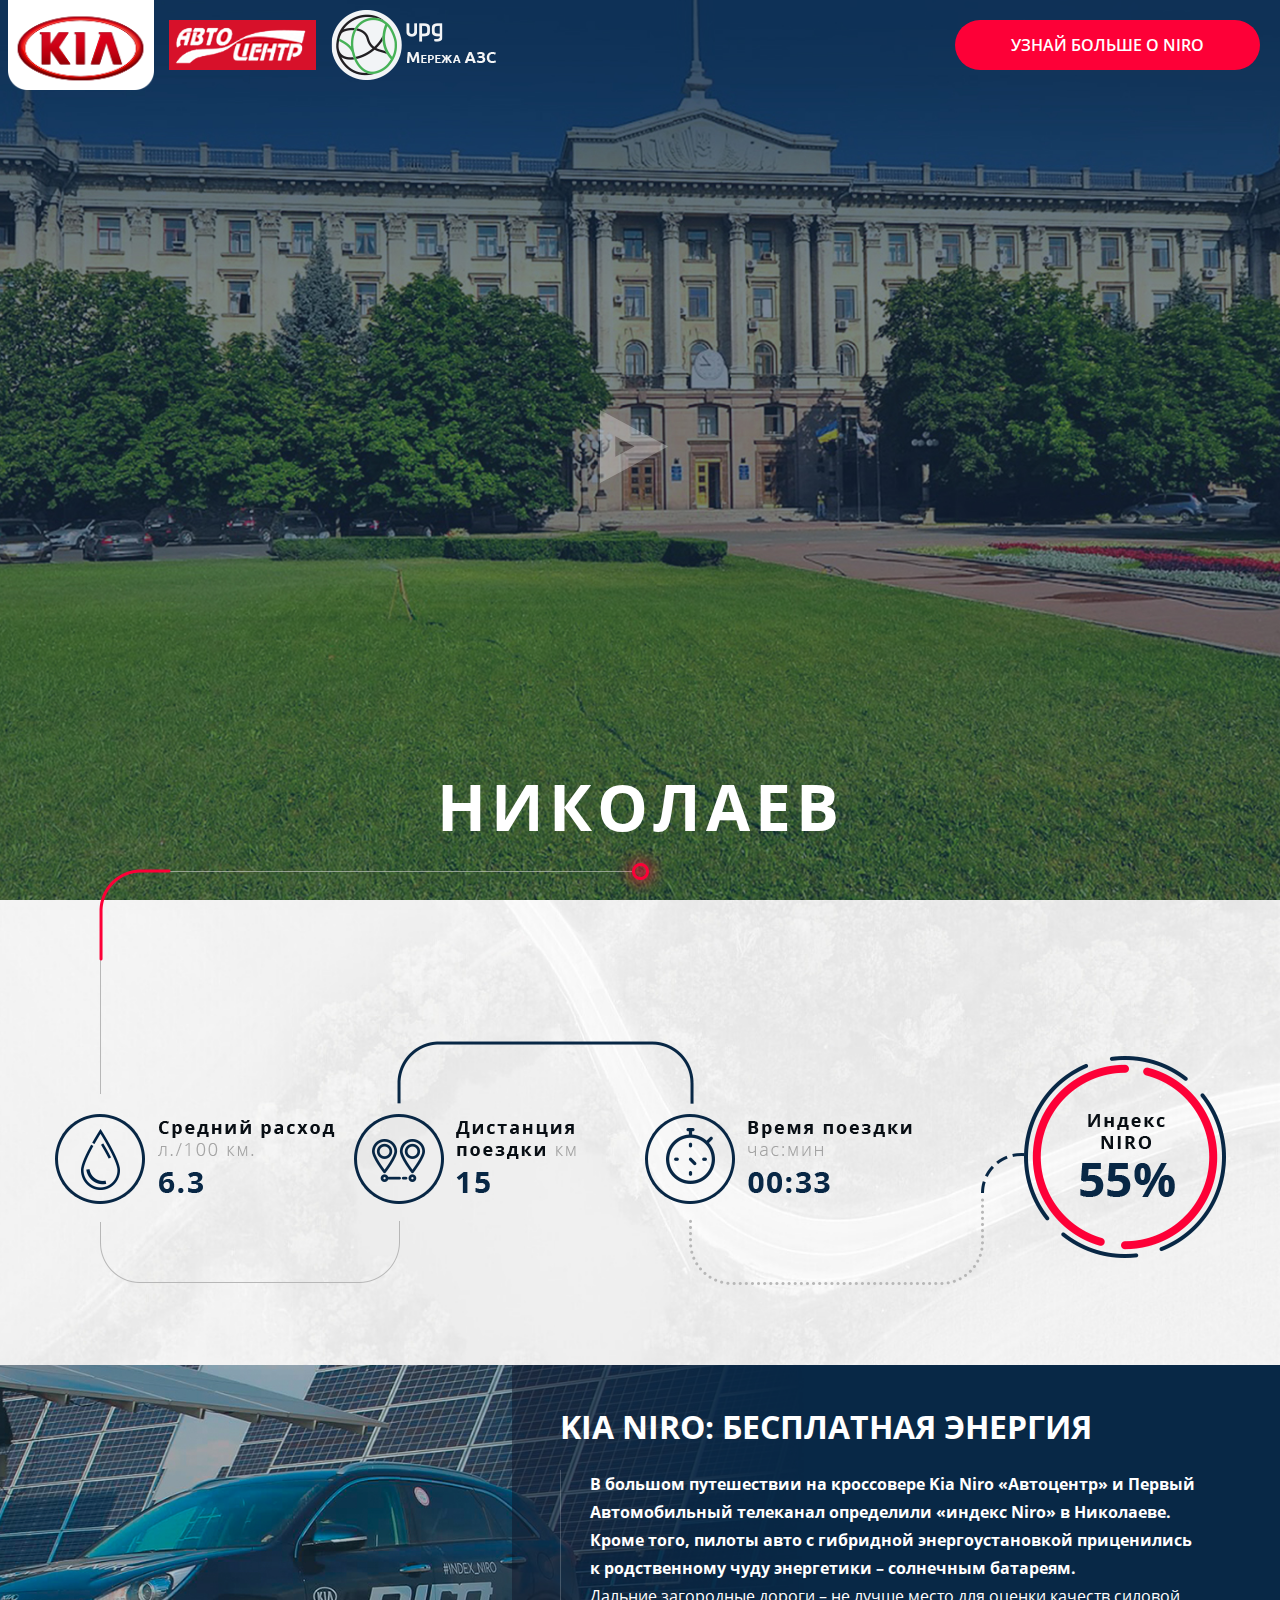
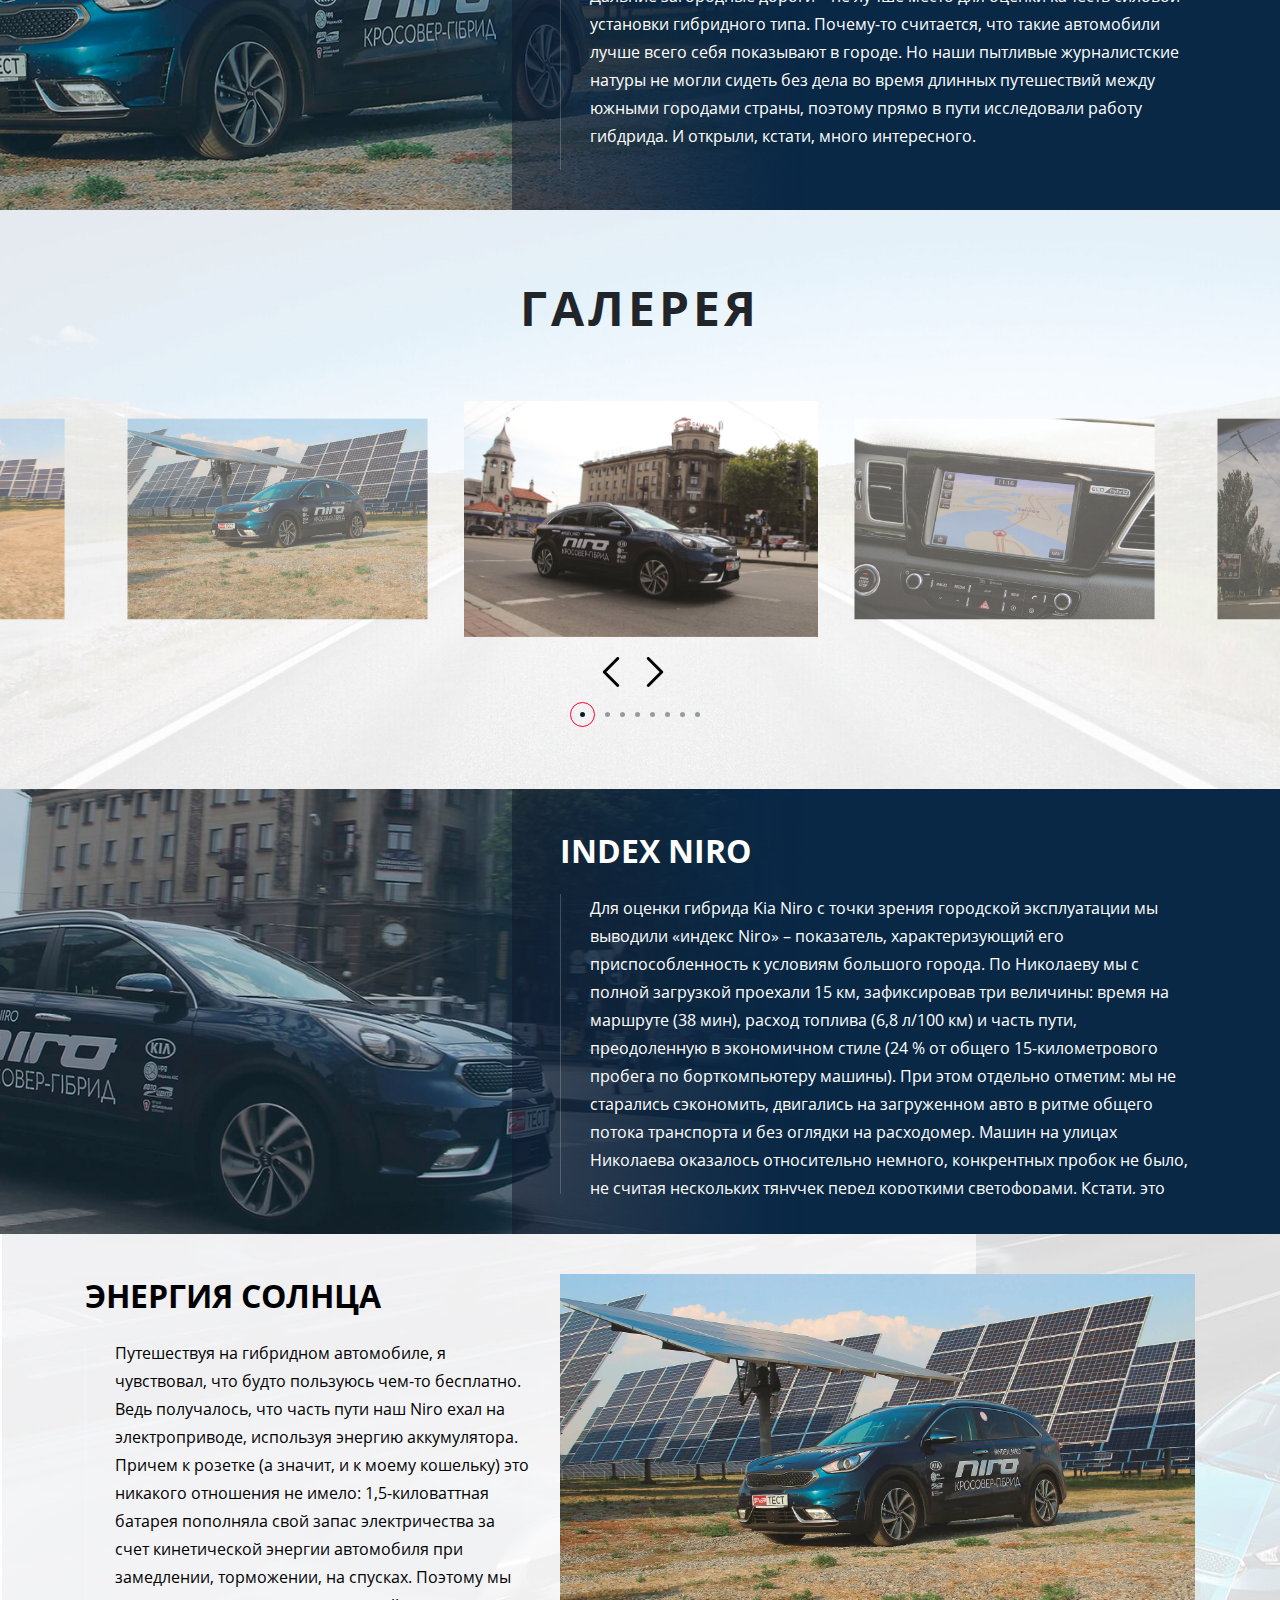
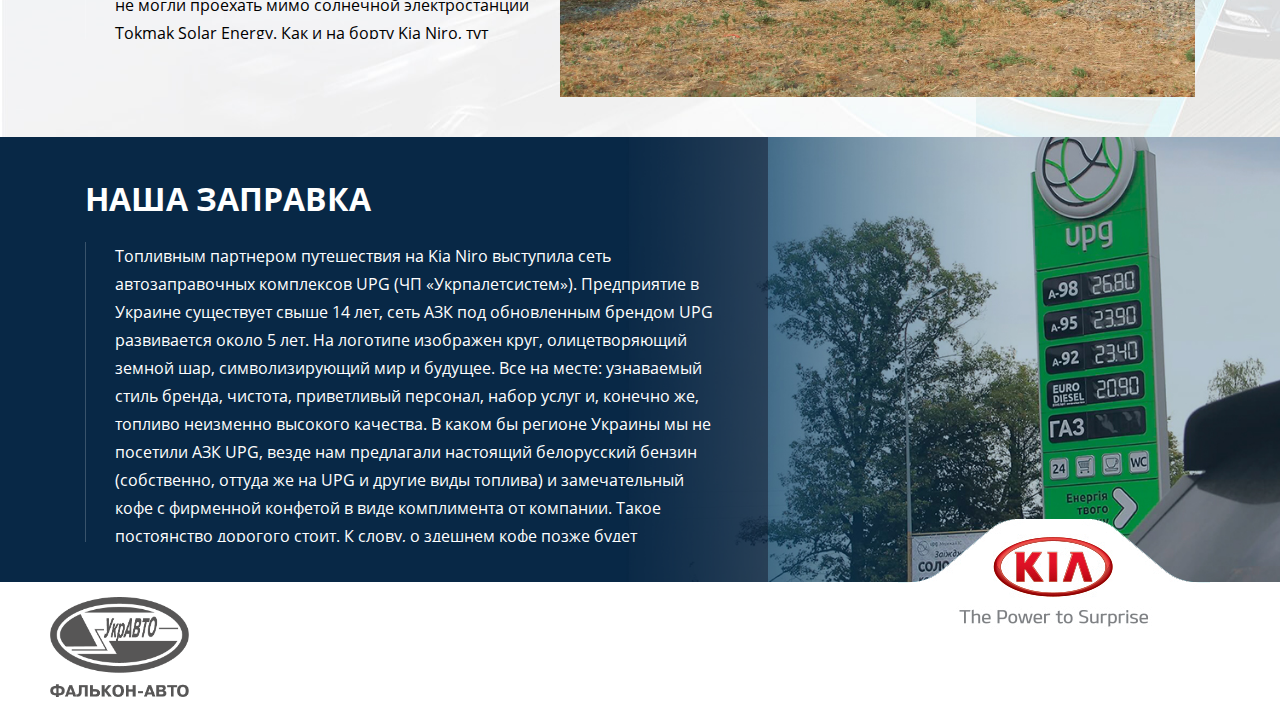
<file: nikolaev.html>
<!DOCTYPE html>
<html lang="ru">

<head>

	<meta charset="utf-8">

	<title>Kia Niro (Киа Ниро)</title>
	<meta name="description" content="Индекс Ниро">

	<meta http-equiv="X-UA-Compatible" content="IE=edge">
	<meta name="viewport" content="width=device-width, initial-scale=1, maximum-scale=1">
	<meta property="og:image" content="img/favicon/fon-socil-3.jpg">

	<link rel="apple-touch-icon" sizes="57x57" href="img/favicon/apple-icon-57x57.png">
	<link rel="apple-touch-icon" sizes="60x60" href="img/favicon/apple-icon-60x60.png">
	<link rel="apple-touch-icon" sizes="72x72" href="img/favicon/apple-icon-72x72.png">
	<link rel="apple-touch-icon" sizes="76x76" href="img/favicon/apple-icon-76x76.png">
	<link rel="apple-touch-icon" sizes="114x114" href="img/favicon/apple-icon-114x114.png">
	<link rel="apple-touch-icon" sizes="120x120" href="img/favicon/apple-icon-120x120.png">
	<link rel="apple-touch-icon" sizes="144x144" href="img/favicon/apple-icon-144x144.png">
	<link rel="apple-touch-icon" sizes="152x152" href="img/favicon/apple-icon-152x152.png">
	<link rel="apple-touch-icon" sizes="180x180" href="img/favicon/apple-icon-180x180.png">
	<link rel="icon" type="image/png" sizes="192x192"  href="img/favicon/android-icon-192x192.png">
	<link rel="icon" type="image/png" sizes="32x32" href="img/favicon/favicon-32x32.png">
	<link rel="icon" type="image/png" sizes="96x96" href="img/favicon/favicon-96x96.png">
	<link rel="icon" type="image/png" sizes="16x16" href="img/favicon/favicon-16x16.png">
	<link rel="manifest" href="/manifest.json">
	<meta name="msapplication-TileColor" content="#ffffff">
	<meta name="msapplication-TileImage" content="img/favicon/ms-icon-144x144.png">
	<meta name="theme-color" content="#082745">


	<style>body { opacity: 0; overflow-x: hidden;  } html { background-color: #082745; }</style>

	<script type="text/javascript">
		(function (i, s, o, g, r, a, m) {
			i['GoogleAnalyticsObject'] = r;
			i[r] = i[r] || function () {
				(i[r].q = i[r].q || []).push(arguments)
			}, i[r].l = 1 * new Date();
			a = s.createElement(o),
				m = s.getElementsByTagName(o)[0];
			a.async = 1;
			a.src = g;
			m.parentNode.insertBefore(a, m)
		})(window, document, 'script', '//www.google-analytics.com/analytics.js', 'ga');
		ga('create', 'UA-1571561-1', 'none');
		ga('create', 'UA-38878460-1', 'none', {
			'name': 'newTracker'
		});
	</script>
</head>

<body class="ishome" data-spy="scroll" data-target="#navbar" data-offset="0">
	<header class="videoListener" style="height: 100vh;min-height: 650px">

		<nav id="navbar" class="kia-navbar">

			<div class="kiabar-left-content">
				<a class="logo-brand" href="http://www.kia.com/ua/showroom/niro.html" target="_blank">
					<img src="img/logo/kia_small_logo.png" alt="Kia" height="90px">
				</a>
				<a class="logo-brand" href="https://www.autocentre.ua/">
					<img src="img/logo/autocentre_logo.png" alt="Autocentre" height="50px">
				</a>
				<a class="logo-brand" href="https://upg.ua/index.php/ua/" target="_blank">
					<img src="img/logo/upg_logo_v2.png" alt="Upg" height="70px">
				</a>
			</div>

			<div class="kiabar-right-content">
				<a class="btn btn-kia" href="http://www.kia.com/ua/showroom/niro.html" target="_blank">Узнай больше о Niro</a>
			</div>

		</nav>

		<div class="videoWrapper js-videoWrapper">
			<!-- YouTube iframe. -->
			<!-- note the iframe src is empty by default, the url is in the data-src="" argument -->
			<!-- also note the arguments on the url, to autoplay video, remove youtube adverts/dodgy links to other videos, and set the interface language -->
			<iframe class="videoIframe js-videoIframe" src="" frameborder="0" allowTransparency="true" allowfullscreen data-src="https://www.youtube.com/embed/qGc3oTmBIQ0?autoplay=1;showinfo=0&modestbranding=1&rel=0&hl=sv"></iframe>
			<!-- the poster frame - in the form of a button to make it keyboard accessible -->
			<div class="videoPoster js-videoPoster" style="background-image:url(img/kia/nikolaev/nikolaevBackground.jpg);"></div>
			<div class="videoStop" onclick="videoStop()"></div>
		</div>

		<div class="videoContentWrapper">
			<h1>Николаев</h1>
		</div>

	</header>
	<section id="IndexNiro1" class="indexInfo" style="background-image: url(img/infograph_bg.jpg);">
		<img class="img-responsive" src="img/kia/nikolaev/info.png" alt="Инфографика">
	</section>
	<section id="IndexNiro2" class="s-indexTown indexAbout" style="background-image: url(img/kia/nikolaev/NikolaevText1.jpg);">
		<div class="container">
			<div class="row">
				<div class="col-md-7 col-sm-12 ml-auto">
					<div  class="indexTextWrap colorWhite">
						<h2>Kia Niro: бесплатная энергия</h2>
						<div data-simplebar class="textContent textLine">
							<strong>В большом путешествии на кроссовере Kia Niro «Автоцентр» и Первый Автомобильный телеканал определили «индекс Niro» в Николаеве. Кроме того, пилоты авто с гибридной энергоустановкой приценились к родственному чуду энергетики – солнечным батареям.</strong>
							<p>Дальние загородные дороги – не лучше место для оценки качеств силовой установки гибридного типа. Почему-то считается, что такие автомобили лучше всего себя показывают в городе. Но наши пытливые журналистские натуры не могли сидеть без дела во время длинных путешествий между южными городами страны, поэтому прямо в пути исследовали работу гибдрида. И открыли, кстати, много интересного.</p>
							<h3>Как это работает</h3>
							<p>Итак, под оболочкой стильного кузова Niro скрываются бензиновый 1,6-литровый двигатель (цикл Аткинсона, 105 л.с., 141 Нм) и электромотор (45 л.с., 170 Нм). Последний питается от литий-ионной батареи с полимерным электролитом, в которой можно запасти 1,56 кВт мощности. Батарея заряжается при работе бензинового мотора и в режиме рекуперации – когда водитель тормозит или пускает машину накатом.</p>
						</div>
					</div>
				</div>
			</div>
		</div>
	</section>
	<section id="Gallery" class="s-gallery" style="background-image: url(img/s-gallery-bg.jpg)">

		<div class="gallery-wrap">
			<h1>Галерея</h1>
			<div class="owl-carousel">
				<div class="item">
					<a href="img/kia/nikolaev/nikolaev_5.jpg" class="image-link"><img src="img/kia/nikolaev/nikolaev_5.jpg"></a>
				</div>
				<div class="item">
					<a href="img/kia/nikolaev/nikolaev_2.jpg" class="image-link"><img src="img/kia/nikolaev/nikolaev_2.jpg"></a>
				</div>
				<div class="item">
					<a href="img/kia/nikolaev/nikolaev_3.jpg" class="image-link"><img src="img/kia/nikolaev/nikolaev_3.jpg"></a>
				</div>
				<div class="item">
					<a href="img/kia/nikolaev/nikolaev_4.jpg" class="image-link"><img src="img/kia/nikolaev/nikolaev_4.jpg"></a>
				</div>
				<div class="item">
					<a href="img/kia/nikolaev/nikolaev_1.jpg" class="image-link"><img src="img/kia/nikolaev/nikolaev_1.jpg"></a>
				</div>
				<div class="item">
					<a href="img/kia/nikolaev/nikolaev_6.jpg" class="image-link"><img src="img/kia/nikolaev/nikolaev_6.jpg"></a>
				</div>
				<div class="item">
					<a href="img/kia/nikolaev/nikolaev_7.jpg" class="image-link"><img src="img/kia/nikolaev/nikolaev_7.jpg"></a>
				</div>
				<div class="item">
					<a href="img/kia/nikolaev/nikolaev_8.jpg" class="image-link"><img src="img/kia/nikolaev/nikolaev_8.jpg"></a>
				</div>
			</div>
		</div>

	</section>
	<section id="IndexNiro3" class="s-indexTown indexAbout" style="background-image: url(img/kia/nikolaev/NikolaevText2.jpg);">
		<div class="container">
			<div class="row">
				<div class="col-md-7 col-sm-12 ml-auto">
					<div  class="indexTextWrap colorWhite">
						<h2>Index Niro</h2>
						<div data-simplebar class="textContent textLine">
							<p>Для оценки гибрида Kia Niro с точки зрения городской эксплуатации мы выводили «индекс Niro» – показатель, характеризующий его приспособленность к условиям большого города. По Николаеву мы с полной загрузкой проехали 15 км, зафиксировав три величины: время на маршруте (38 мин), расход топлива (6,8 л/100 км) и часть пути, преодоленную в экономичном стиле (24 % от общего 15-километрового пробега по борткомпьютеру машины). При этом отдельно отметим: мы не старались сэкономить, двигались на загруженном авто в ритме общего потока транспорта и без оглядки на расходомер. Машин на улицах Николаева оказалось относительно немного, конкрентных пробок не было, не считая нескольких тянучек перед короткими светофорами. Кстати, это был не самый благоприятный режим для экономии топлива на гибридной машине. И тем не менее, учитывая полную загрузку машины и выбранный стиль езды, полученный результат можно считать высоким и труднодостижимым для обычного, негибридного, автомобиля с автомитической трансмиссией.</p>
							<p>Niro – параллельный гибрид, т.е. оба типа привода могут работать как поодиночке, так и вместе. Трансмиссия – шестиступенчатый робот с двумя сцеплениями. Основной тяговой силой является ДВС, а электромотор подключается, когда, по мнению электронного мозга Niro, бензиновый движок оказывается в невыгодном положении (будет чрезмерно загрязнять атмосферу или потреблять лишнее топливо).</p>
							<p>Наши наблюдения подтвердили заявленные характеристики. При старте с места автомобиль начинает движение исключительно на электротяге, и если давить на акселератор нежно, ДВС не будет запускаться довольно долго. Например, по ровной дороге мне удавалось проехать на одном только электромоторе более 1 км – на большее не хватило терпения, хотя автомобиль был готов продолжить эксперимент. Узнать о том, что машина движется на электричестве, можно с помощью индикаторов. Кроме того, на панели есть указатель запаса мощности в батарее, который в таком режиме заметно меняет показания.</p>
							<h3>Экономим на трассе</h3>
							<p>То же самое и при движении в «крейсерском» режиме: если не проявлять особой драйверской активности, автомобиль норовит при первой же возможности заглушить бензиновый двигатель и заменить его электрическим, а то и активировать рекуперацию. Кстати, неспешно двигаясь по шоссе, журналист «Автоцентра» достиг среднего расхода топлива (по показаниям борткомпьютера) 2,5 л/100 км. Через несколько километров, после ряда замедлений и перестроений, цифра начала расти и увеличилась до 4,5 л/100 км. Также было замечено, что гибрид периодически отказывается от потребления бензина на довольно высокой скорости – 60 км/ч и более. Двигаясь по ровной дороге без ускорений и обгонов, я замечал, что бензиновый двигатель заглушен и нас везет электромотор. Так продолжалось до тех пор, пока не приходилось прижимать акселератор посильнее или пока не встречался подъем.</p>
							<p>Одним словом, стало понятно, что по экономии топлива у Kia Niro есть немалые резервы. И некоторые из них мы раскрыли на нашем последующем маршруте, о котором расскажем в отчетах о поездке по Западной Украине.</p>
						</div>
					</div>
				</div>
			</div>
		</div>
	</section>

	<section id="IndexNiro4" class="s-indexTown indexReview" style="background-image: url(img/kiaReview_bg.jpg);">
		<div class="container">
			<div class="row">
				<div class="col-md-5 col-sm-12">
					<div class="indexTextWrap colorBlack">
						<h2>Энергия cолнца</h2>
						<div data-simplebar class="textContent textLine">
							<p>Путешествуя на гибридном автомобиле, я чувствовал, что будто пользуюсь чем-то бесплатно. Ведь получалось, что часть пути наш Niro ехал на электроприводе, используя энергию аккумулятора. Причем к розетке (а значит, и к моему кошельку) это никакого отношения не имело: 1,5-киловаттная батарея пополняла свой запас электричества за счет кинетической энергии автомобиля при замедлении, торможении, на спусках. Поэтому мы не могли проехать мимо солнечной электростанции Tokmak Solar Energy. Как и на борту Kia Niro, тут получают электроэнергию от того, за что платить не приходится. В этом случае – от солнечной энергии. Мы посетили одно из полей станции, уникальное конструкцией стоек, удерживающих панели. Каждая поворачивается вслед за солнцем, как подсолнух, для соблюдения выгодного угла падения лучей. С периодичностью в 15 минут то от одного, то от другого модуля раздается короткое жужжание: это трекинговый механизм поворачивает всю громадину – панель площадью около 20 кв. м на не заметный глазу угол. Конструкция шарнира – украинская, ее спроектировали специалисты Tokmak Solar Energy. Интересно, что солнечную панель можно установить у себя дома. Как утверждают токмакские энергетики, домашняя солнечная мини-электростанция позволит продавать излишки энергии государству и окупится за 5-6 лет.</p>
						</div>
					</div>
				</div>
				<div class="col-md-7">
					<img class="img-responsive" src="img/kia/nikolaev/nikolaev_8.jpg" alt="Kia">
				</div>
			</div>
		</div>
	</section>
	<section id="IndexNiro5" class="s-indexTown indexScript" style="background-image: url(img/kia/nikolaev/NikolaevText4.jpg);">
		<div class="container">
			<div class="row">
				<div class="col-md-7 col-sm-12">
					<div class="indexTextWrap colorWhite">
						<h2>Наша заправка</h2>
						<div data-simplebar class="textContent textLine">
							<p>Топливным партнером путешествия на Kia Niro выступила сеть автозаправочных комплексов UPG (ЧП «Укрпалетсистем»). Предприятие в Украине существует свыше 14 лет, сеть АЗК под обновленным брендом UPG развивается около 5 лет. На логотипе изображен круг, олицетворяющий земной шар, символизирующий мир и будущее. Все на месте: узнаваемый стиль бренда, чистота, приветливый персонал, набор услуг и, конечно же, топливо неизменно высокого качества. В каком бы регионе Украины мы не посетили АЗК UPG, везде нам предлагали настоящий белорусский бензин (собственно, оттуда же на UPG и другие виды топлива) и замечательный кофе с фирменной конфетой в виде комплимента от компании. Такое постоянство дорогого стоит. К слову, о здешнем кофе позже будет отдельный разговор, но главное – везде чувствуется единый корпоративный дух. И кое-что из личных наблюдений. На многих автозаправочных комплексах вдоль загруженных транспортом трасс уже чувствуется некоторая усталость – устаревает оборудование, меньше внимания уделяется уборке, очереди и на кассах, и в кафе. На этом фоне UPG выглядит вдвойне убедительнее и наряднее.</p>
						</div>
					</div>
				</div>
			</div>
		</div>
	</section>

	<section class="s-footer">
		<div class="footer-logo">
			<a class="logo-brand">
				<img src="img/logo/logo_FALKON_vert.png" alt="Autocentre" height="100px">
			</a>
		</div>
		<div class="kia-footer-logo">
			<a class="logo-brand" href="http://www.kia.com/ua/showroom/niro.html" target="_blank">
				<img src="img/logo/kia_logo_footer.png" alt="Kia">
			</a>
		</div>
	</section>
	<link rel="stylesheet" href="css/main.min.css?v=1.1">

	<script src="js/scripts.min.js"></script>
	<script src="js/common.min.js"></script>
	<script>
		document.querySelector('.js-videoPoster').addEventListener('click', videoStart);

		function videoStart() {

			document.querySelector('.videoListener').classList.add('videoWrapperActive');

			let iframe = document.querySelector('.js-videoIframe');
			let src = iframe.getAttribute('data-src');
			iframe.setAttribute('src', src);

		};
		function videoStop() {
			document.querySelector('.videoListener').classList.remove('videoWrapperActive');

			let iframe = document.querySelector('.js-videoIframe');
			let src = iframe.getAttribute('data-src');
			iframe.setAttribute('src', '');
		};
	</script>
</body>
</html>
</file>
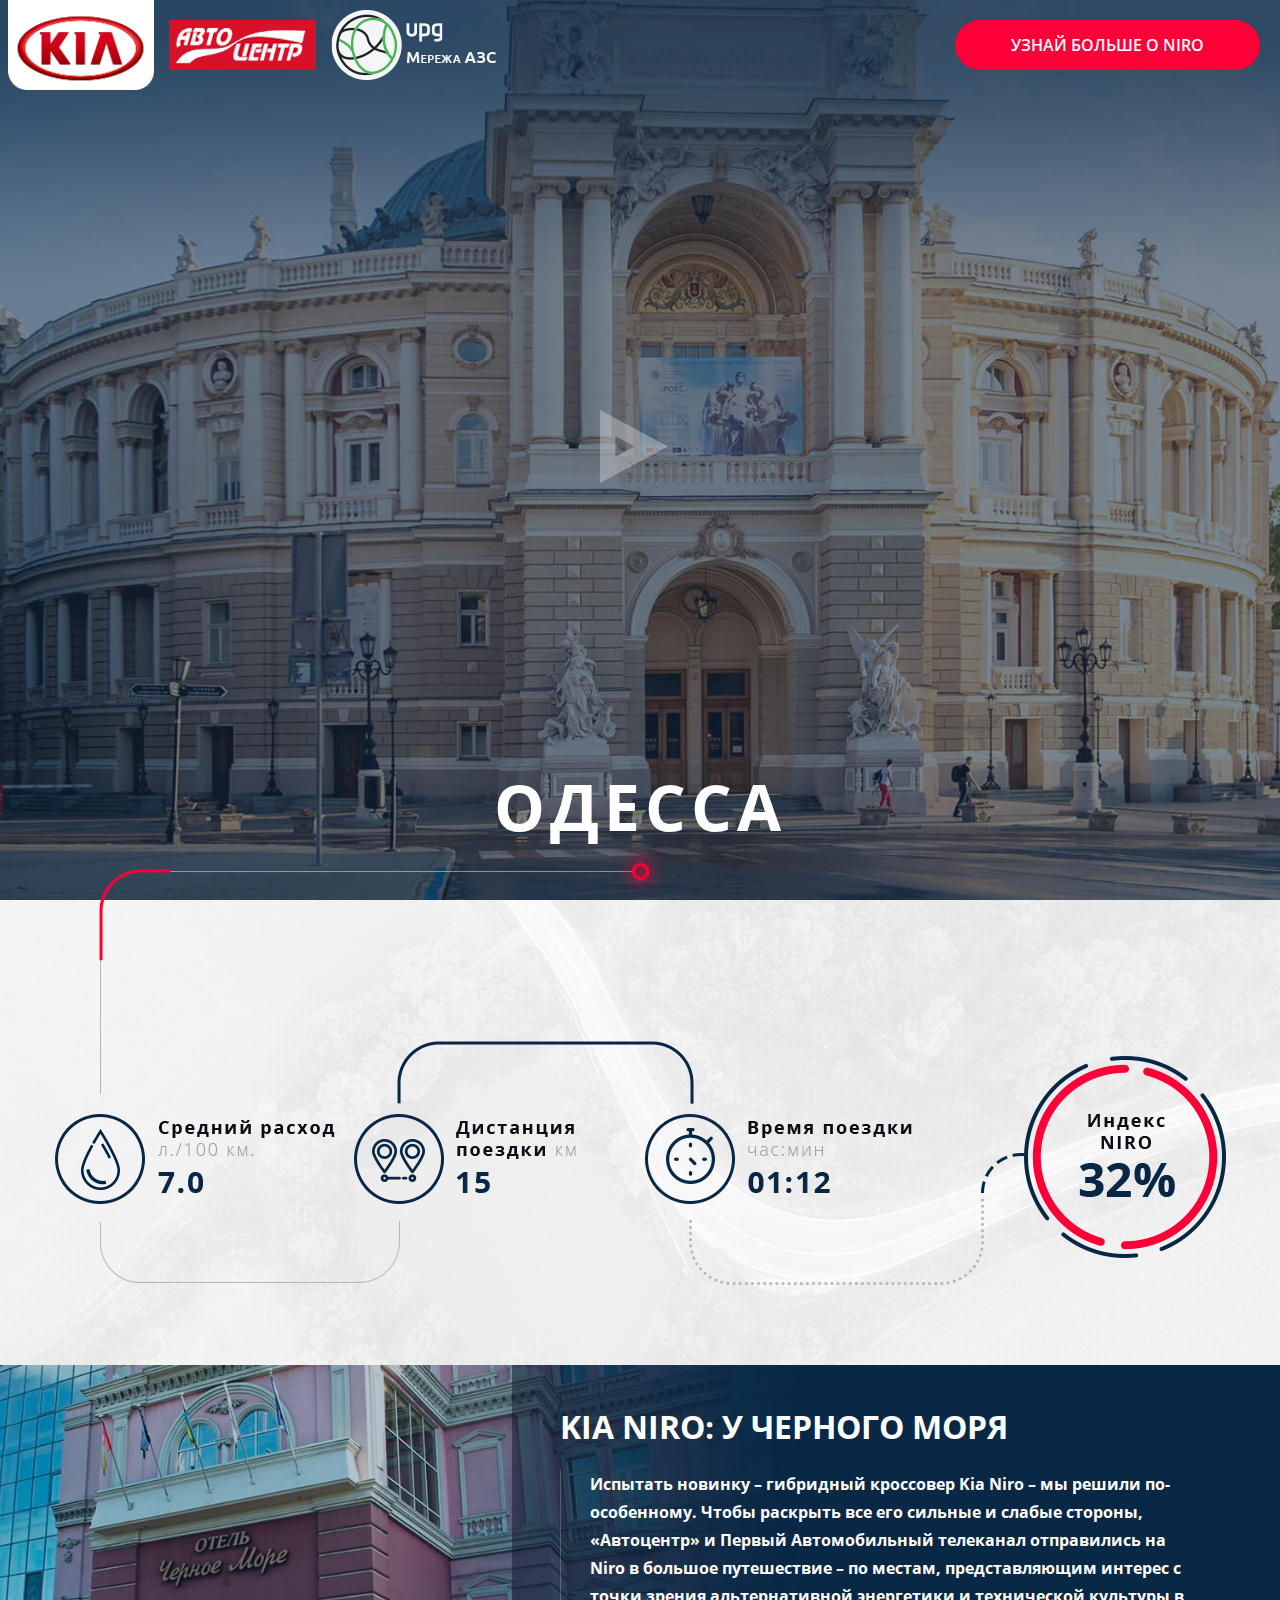
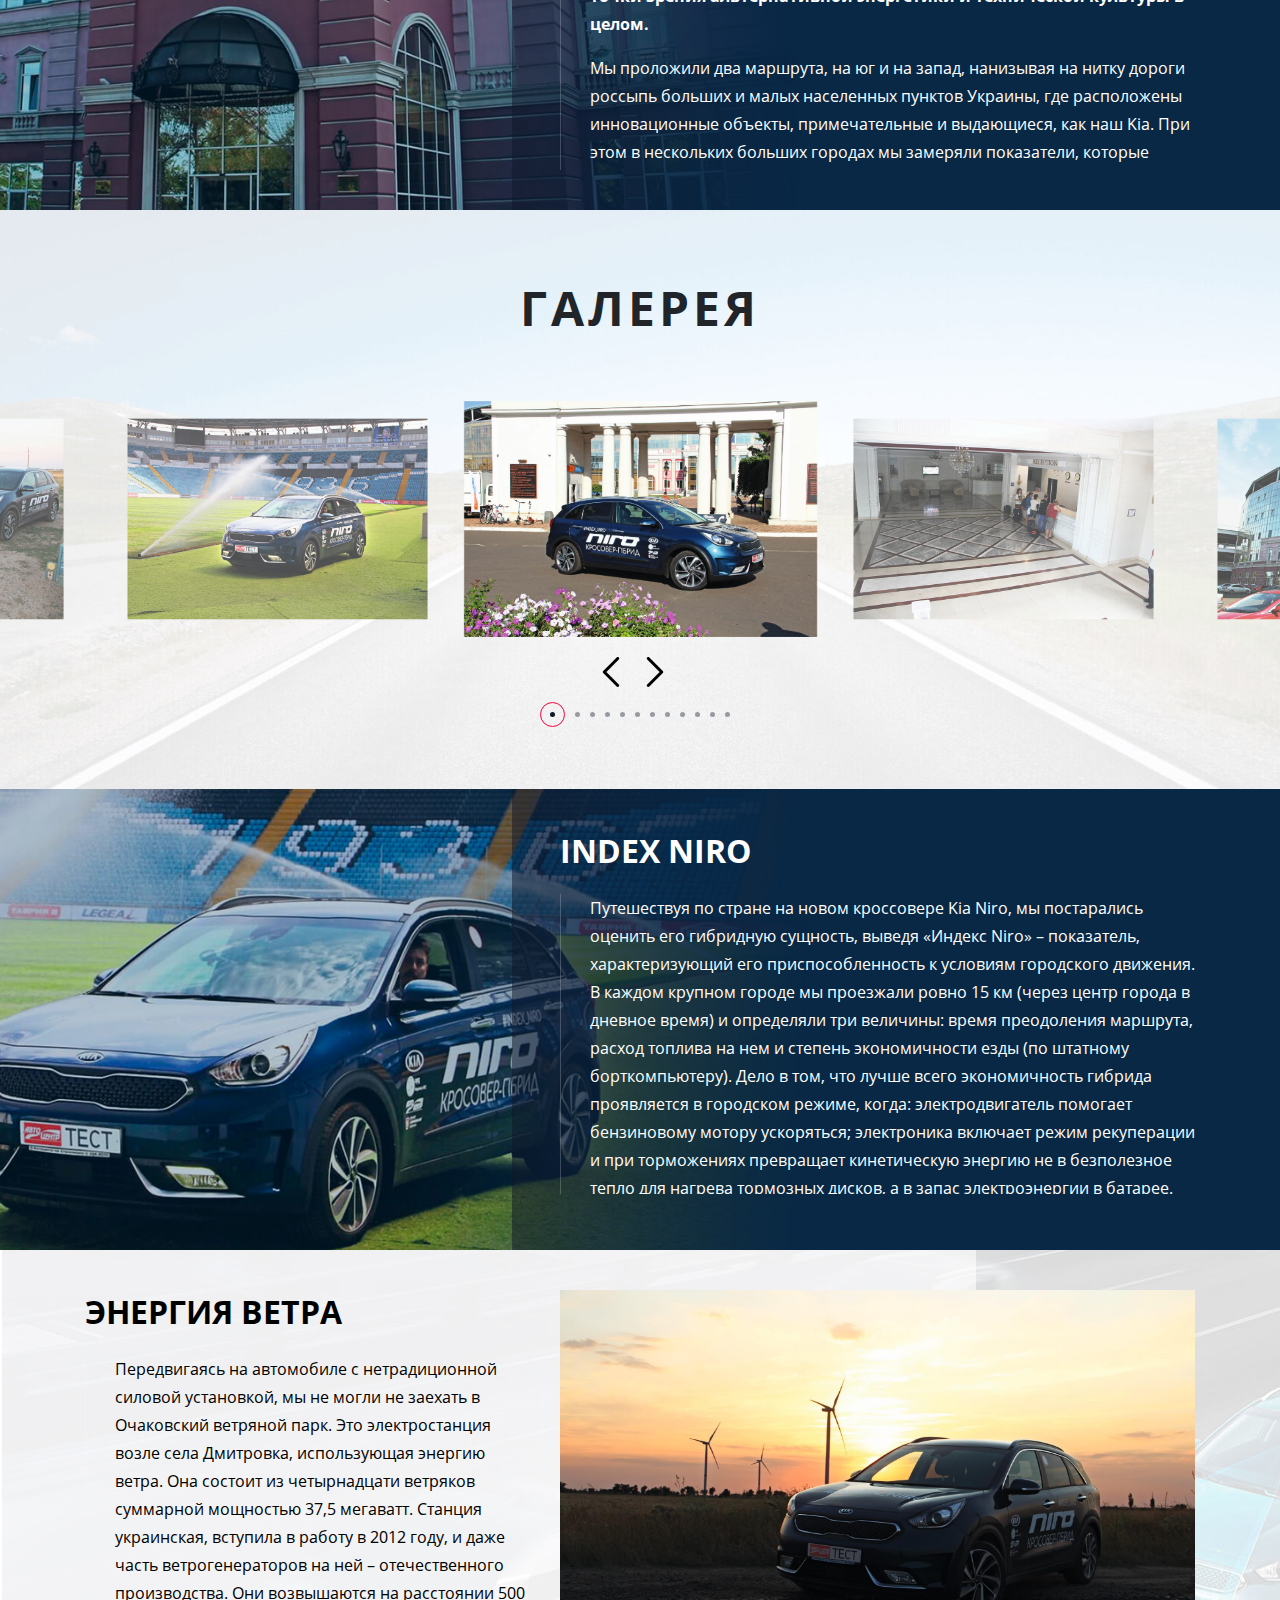
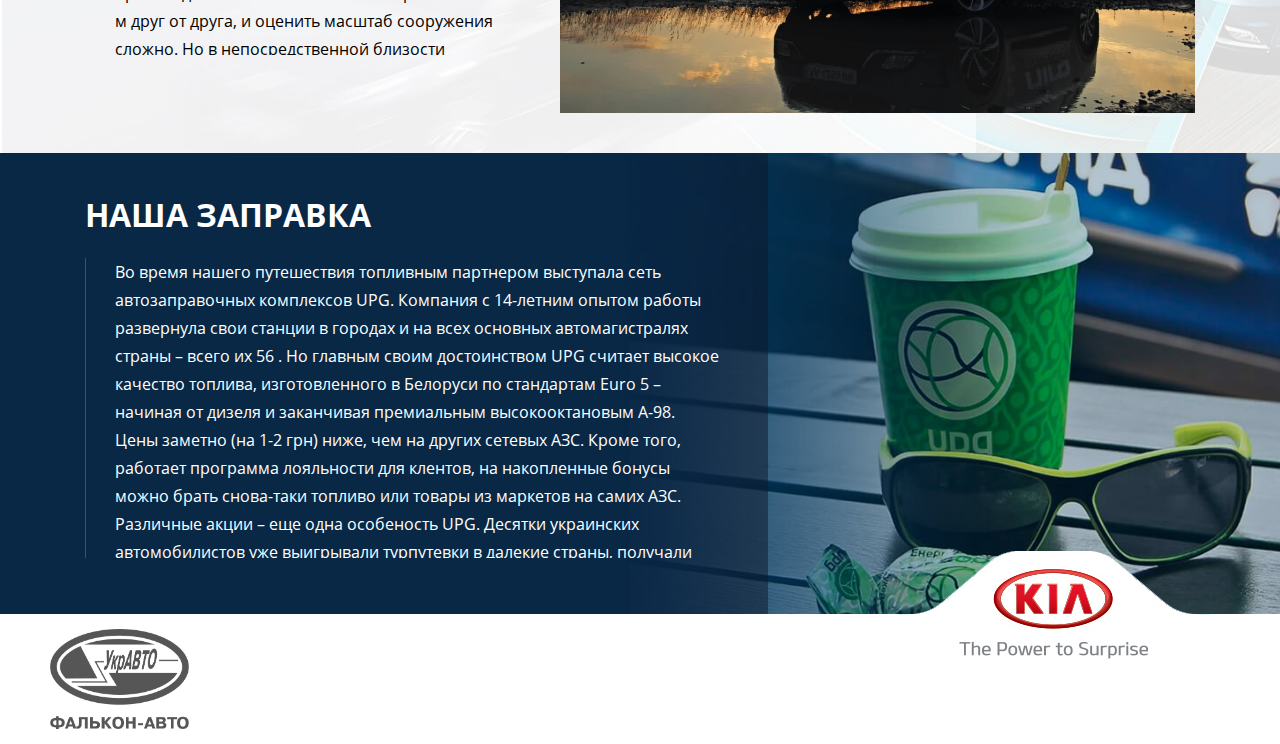
<file: odessa.html>
<!DOCTYPE html>
<html lang="ru">

<head>

	<meta charset="utf-8">

	<title>Kia Niro (Киа Ниро)</title>
	<meta name="description" content="Индекс Ниро">

	<meta http-equiv="X-UA-Compatible" content="IE=edge">
	<meta name="viewport" content="width=device-width, initial-scale=1, maximum-scale=1">
	<meta property="og:image" content="img/favicon/fon-socil-3.jpg">

	<link rel="apple-touch-icon" sizes="57x57" href="img/favicon/apple-icon-57x57.png">
	<link rel="apple-touch-icon" sizes="60x60" href="img/favicon/apple-icon-60x60.png">
	<link rel="apple-touch-icon" sizes="72x72" href="img/favicon/apple-icon-72x72.png">
	<link rel="apple-touch-icon" sizes="76x76" href="img/favicon/apple-icon-76x76.png">
	<link rel="apple-touch-icon" sizes="114x114" href="img/favicon/apple-icon-114x114.png">
	<link rel="apple-touch-icon" sizes="120x120" href="img/favicon/apple-icon-120x120.png">
	<link rel="apple-touch-icon" sizes="144x144" href="img/favicon/apple-icon-144x144.png">
	<link rel="apple-touch-icon" sizes="152x152" href="img/favicon/apple-icon-152x152.png">
	<link rel="apple-touch-icon" sizes="180x180" href="img/favicon/apple-icon-180x180.png">
	<link rel="icon" type="image/png" sizes="192x192"  href="img/favicon/android-icon-192x192.png">
	<link rel="icon" type="image/png" sizes="32x32" href="img/favicon/favicon-32x32.png">
	<link rel="icon" type="image/png" sizes="96x96" href="img/favicon/favicon-96x96.png">
	<link rel="icon" type="image/png" sizes="16x16" href="img/favicon/favicon-16x16.png">
	<link rel="manifest" href="/manifest.json">
	<meta name="msapplication-TileColor" content="#ffffff">
	<meta name="msapplication-TileImage" content="img/favicon/ms-icon-144x144.png">
	<meta name="theme-color" content="#082745">


	<style>body { opacity: 0; overflow-x: hidden;  } html { background-color: #082745; }</style>

	<script type="text/javascript">
		(function (i, s, o, g, r, a, m) {
			i['GoogleAnalyticsObject'] = r;
			i[r] = i[r] || function () {
				(i[r].q = i[r].q || []).push(arguments)
			}, i[r].l = 1 * new Date();
			a = s.createElement(o),
				m = s.getElementsByTagName(o)[0];
			a.async = 1;
			a.src = g;
			m.parentNode.insertBefore(a, m)
		})(window, document, 'script', '//www.google-analytics.com/analytics.js', 'ga');
		ga('create', 'UA-1571561-1', 'none');
		ga('create', 'UA-38878460-1', 'none', {
			'name': 'newTracker'
		});
	</script>
</head>

<body class="ishome" data-spy="scroll" data-target="#navbar" data-offset="0">
	<header class="videoListener" style="height: 100vh;min-height: 650px">

		<nav id="navbar" class="kia-navbar">

			<div class="kiabar-left-content">
				<a class="logo-brand" href="http://www.kia.com/ua/showroom/niro.html" target="_blank">
					<img src="img/logo/kia_small_logo.png" alt="Kia" height="90px">
				</a>
				<a class="logo-brand" href="https://www.autocentre.ua/">
					<img src="img/logo/autocentre_logo.png" alt="Autocentre" height="50px">
				</a>
				<a class="logo-brand" href="https://upg.ua/index.php/ua/" target="_blank">
					<img src="img/logo/upg_logo_v2.png" alt="Upg" height="70px">
				</a>
			</div>

			<div class="kiabar-right-content">
				<a class="btn btn-kia" href="http://www.kia.com/ua/showroom/niro.html" target="_blank">Узнай больше о Niro</a>
			</div>

		</nav>

		<div class="videoWrapper js-videoWrapper">
			<!-- YouTube iframe. -->
			<!-- note the iframe src is empty by default, the url is in the data-src="" argument -->
			<!-- also note the arguments on the url, to autoplay video, remove youtube adverts/dodgy links to other videos, and set the interface language -->
			<iframe class="videoIframe js-videoIframe" src="" frameborder="0" allowTransparency="true" allowfullscreen data-src="https://www.youtube.com/embed/IQwjA5AskrA?autoplay=1;showinfo=0&modestbranding=1&rel=0&hl=sv"></iframe>
			<!-- the poster frame - in the form of a button to make it keyboard accessible -->
			<div class="videoPoster js-videoPoster" style="background-image:url(img/odessa_bg.jpg);"></div>
			<div class="videoStop" onclick="videoStop()"></div>
		</div>

		<div class="videoContentWrapper">
			<h1>Одесса</h1>
		</div>

	</header>
	<section id="IndexNiro1" class="indexInfo" style="background-image: url(img/infograph_bg.jpg);">
		<img class="img-responsive" src="img/infograph_v2.png" alt="Инфографика">
	</section>
	<section id="IndexNiro2" class="s-indexTown indexAbout" style="background-image: url(img/kiaText3.jpg);">
		<div class="container">
			<div class="row">
				<div class="col-md-7 col-sm-12 ml-auto">
					<div  class="indexTextWrap colorWhite">
						<h2>Kia Niro: у Черного моря</h2>
						<div data-simplebar class="textContent textLine">
							<strong><p>Испытать новинку – гибридный кроссовер Kia Niro – мы решили по-особенному. Чтобы раскрыть все его сильные и слабые стороны, «Автоцентр» и Первый Автомобильный телеканал отправились на Niro в большое путешествие – по местам, представляющим интерес с точки зрения альтернативной энергетики и технической культуры в целом.</p></strong>
							<p>Мы проложили два маршрута, на юг и на запад, нанизывая на нитку дороги россыпь больших и малых населенных пунктов Украины, где расположены инновационные объекты, примечательные и выдающиеся, как наш Kia. При этом в нескольких больших городах мы замеряли показатели, которые назвали «индекс Niro» – эффективность гибрида в разных условиях езды.</p>
							<h3>Стройка по-украински</h3>
							<p>Начали мы с Одессы. Город у самого синего моря славен многими достопримечательностями, но мы выбрали малоизвестный многим из нас объект – стадион «Черноморец» одноименного футбольного клуба. Сооружение безоговорочно украинское: и проект, поначалу австрийский, но переделанный отечественными архитекторами, и подрядчики, и материалы. Самые маститые специалисты не верили, что на месте старого Центрального  стадиона силами отечественных строителей можно соорудить новый спортивный комплекс. Объем работ за три года (2008-2011) в самом деле был проделан грандиозный: на 2 м над уровнем моря поднята вся территория, заглублено в грунт 3200 свай, установлено 186 светильников и 34 160 стульев для зрителей.</p>
							<p> А уж об оформлении и говорить нечего – одесситы с их любовью к родному городу тут превзошли самих себя. У «Черноморца» четыре фасада, и каждый дизайном повторяет одну из всемирно известных одесских достопримечательностей: с юга – оперный театр, с востока – Карантинную арку, с запада – здание городской Думы, с севера – гостиницы «Лондонская» и «Красная». Интересно, что непосвященному человеку ни за что не догадаться, что он приехал на стадион, а не просто в гостиницу, бизнес-центр или фитнесс-клуб, – настолько велики и самодостаточны каждое из фасадных сооружений.</p>
							<h3>Для города и страны</h3>
							<p>Фактически, стадион встроен в огромное здание, поскольку поле и трибуны по восьмисотметровому периметру со всех сторон окружают бизнес-центр, отель, рестораны, спортзалы. Один только бизнес-центр занимает 5 этажей и 10 тыс. м кв., а еще – двухэтажный фитнес-центр на 8 тыс. кв. м. с 25-метровым бассейном…</p>
							<p>Особая гордость строителей «Черноморца» в том, что на территории стадиона и прилегающего парка им. Т. Шевченко не пострадало ни одно дерево, хотя по проекту предусматривался снос некоторых насаждений. К слову о парке: никакой границы между ним и территорией стадиона не существует, нет ограды, ворот и прочего. Жители и гости города свободно пользуются благоустроенной во всех смыслах инфраструктурой стадиона: лужайки, кафе, магазины, пункты проката...</p>
							<h3>Спорт – не главное</h3>
							<p>Одесситы, работающие на «Черноморце», гордится, что стадион работает для всего города не только в те два-три дня, когда на поле проводятся матчи, а все тридцать дней месяца.</p>
							<p>Несмотря на масштабы, стадион выглядит как-то по-домашнему уютно, гостеприимно. Не зря сюда часто просятся на игры «посторонние» команды – например, на матчи Лиги Европы и Суперкубка.</p>
							<p>Сформировать такой имидж помогает замечательная локация на берегу моря, соседство со старым парком, крыша, затеняющая 75 % посадочных мест. Мы провели на «Черноморце» полдня и сами смогли убедиться: одесситы любят свой главный стадион, и он действительно является популярным местом для активного отдыха горожан всех возрастов. Во многом – благодаря его необычной архитектуре и техническим решениям в целом.</p>
						</div>
					</div>
				</div>
			</div>
		</div>
	</section>
	<section id="Gallery" class="s-gallery" style="background-image: url(img/s-gallery-bg.jpg)">

		<div class="gallery-wrap">
			<h1>Галерея</h1>
			<div class="owl-carousel">
				<div class="item">
					<a href="img/kia/odessa/odessa_6.JPG" class="image-link"><img src="img/kia/odessa/odessa_6.JPG"></a>
				</div>
				<div class="item">
					<a href="img/kia/odessa/odessa_2.JPG" class="image-link"><img src="img/kia/odessa/odessa_2.JPG"></a>
				</div>
				<div class="item">
					<a href="img/kia/odessa/odessa_3.JPG" class="image-link"><img src="img/kia/odessa/odessa_3.JPG"></a>
				</div>
				<div class="item">
					<a href="img/kia/odessa/odessa_4.JPG" class="image-link"><img src="img/kia/odessa/odessa_4.JPG"></a>
				</div>
				<div class="item">
					<a href="img/kia/odessa/odessa_5.JPG" class="image-link"><img src="img/kia/odessa/odessa_5.JPG"></a>
				</div>
				<div class="item">
					<a href="img/kia/odessa/odessa_12.JPG" class="image-link"><img src="img/kia/odessa/odessa_12.JPG"></a>
				</div>
				<div class="item">
					<a href="img/kia/odessa/odessa_7.JPG" class="image-link"><img src="img/kia/odessa/odessa_7.JPG"></a>
				</div>
				<div class="item">
					<a href="img/kia/odessa/odessa_8.JPG" class="image-link"><img src="img/kia/odessa/odessa_8.JPG"></a>
				</div>
				<div class="item">
					<a href="img/kia/odessa/odessa_9.JPG" class="image-link"><img src="img/kia/odessa/odessa_9.JPG"></a>
				</div>
				<div class="item">
					<a href="img/kia/odessa/odessa_10.JPG" class="image-link"><img src="img/kia/odessa/odessa_10.JPG"></a>
				</div>
				<div class="item">
					<a href="img/kia/odessa/odessa_11.JPG" class="image-link"><img src="img/kia/odessa/odessa_11.JPG"></a>
				</div>
				<div class="item">
					<a href="img/kia/odessa/odessa_1.JPG" class="image-link"><img src="img/kia/odessa/odessa_1.JPG"></a>
				</div>

			</div>
		</div>

	</section>
	<section id="IndexNiro3" class="s-indexTown indexAbout" style="background-image: url(img/kiaText1.1.jpg);">
		<div class="container">
			<div class="row">
				<div class="col-md-7 col-sm-12 ml-auto">
					<div  class="indexTextWrap colorWhite">
						<h2>Index Niro</h2>
						<p data-simplebar class="textContent textLine">Путешествуя по стране на новом кроссовере Kia Niro, мы постарались оценить его гибридную сущность, выведя «Индекс Niro» – показатель, характеризующий его приспособленность к условиям городского движения. В каждом крупном городе мы проезжали ровно 15 км (через центр города в дневное время) и определяли три величины: время преодоления маршрута, расход топлива на нем и степень экономичности езды (по штатному борткомпьютеру). Дело в том, что лучше всего экономичность гибрида проявляется в городском режиме, когда: электродвигатель помогает бензиновому мотору ускоряться; электроника включает режим рекуперации и при торможениях превращает кинетическую энергию не в безполезное тепло для нагрева тормозных дисков, а в запас электроэнергии в батарее. Так вот, в Одессе мы на машине с тремя пассажирами и переполненным багажником преодолели 15 км за 1 ч 12 мин, при этом наш кроссовер «съел» 7,9 л топлива в перерасчете на 100 км и лишь 32 % пути проехал в экономичном стиле. В нашем случае раскрыть все прелести экономии на гибридном Niro в Одессе нам не удалось. Возможно, виной тому незнание города со множеством узких старых улиц на маршруте, их загруженности транспортом и активного стиля езды многих участников движения. Однако для таких условий вышеуказанный расход бензина можно считать более чем приемлемым.</p>
					</div>
				</div>
			</div>
		</div>
	</section>

	<section id="IndexNiro4" class="s-indexTown indexReview" style="background-image: url(img/kiaReview_bg.jpg);">
		<div class="container">
			<div class="row">
				<div class="col-md-5 col-sm-12">
					<div class="indexTextWrap colorBlack">
						<h2>Энергия ветра</h2>
						<p data-simplebar class="textContent textLine">Передвигаясь на автомобиле с нетрадиционной силовой установкой, мы не могли не заехать в Очаковский ветряной парк. Это электростанция возле села Дмитровка, использующая энергию ветра. Она состоит из четырнадцати ветряков суммарной мощностью 37,5 мегаватт. Станция украинская, вступила в работу в 2012 году, и даже часть ветрогенераторов на ней – отечественного производства. Они возвышаются на расстоянии 500 м друг от друга, и оценить масштаб сооружения сложно. Но в непосредственной близости ветроэнергические установки впечатляют: высота 100 м плюс еще 5 м– габарит гондолы с оборудованием. В ней, вознесенной в небо, где всегда дует ветер, размещены редуктор трехлопастного винта, генератор и трансформатор весом 6 тонн. Внутри вертикальной стойки устроен лифт, на котором на 100-метровую высоту периодически поднимаются специалисты сервисной службы. Использование энергии ветра особенно перспективно в южных регионах Украины, поскольку в этой равнинной местности практически всегда ветрено. Даже в дни, когда на земле царит полное безветрие, на стометровой высоте есть движение воздушных масс. Поэтому даже в штиль лопасти установок продолжают вращение, и генераторы дают энергию, хотя и не в таких больших количествах.</p>
					</div>
				</div>
				<div class="col-md-7">
					<img class="img-responsive" src="img/kia/odessa/odessa_12.JPG" alt="Kia">
				</div>
			</div>
		</div>
	</section>
	<section id="IndexNiro5" class="s-indexTown indexScript" style="background-image: url(img/kiaText2.1.jpg);">
		<div class="container">
			<div class="row">
				<div class="col-md-7 col-sm-12">
					<div class="indexTextWrap colorWhite">
						<h2>Наша заправка</h2>
						<p data-simplebar class="textContent textLine">Во время нашего путешествия топливным партнером выступала сеть автозаправочных комплексов UPG. Компания с 14-летним опытом работы развернула свои станции в городах и на всех основных автомагистралях страны – всего их 56 . Но главным своим достоинством UPG считает высокое качество топлива, изготовленного в Белоруси по стандартам Euro 5 – начиная от дизеля и заканчивая премиальным высокооктановым А-98. Цены заметно (на 1-2 грн) ниже, чем на других сетевых АЗС. Кроме того, работает программа лояльности для клентов, на накопленные бонусы можно брать снова-таки топливо или товары из маркетов на самих АЗС. Различные акции – еще одна особеность UPG. Десятки украинских автомобилистов уже выигрывали турпутевки в далекие страны, получали вкусные призы, бесплатное топливо и даже новенький автомобиль. Отдельное внимание руководство компании уделяет подготовке сотрудников: персонал соответствующим образом обучен, проходит инструктажи. Администрация поддерживает оплату труда работников на уровне выше среднего по отрасли, чтобы предупреждать текучку кадров. По машрутам проекта «Индекс Niro» мы пересекли страну с севера на юг и от центра на запад. Везде, где мы встречали автозаправочные комплексы UPG, они выгодно отличались от большинства прочих чистотой и широким ассортиментом товаров. И, конечно же, качество бензина не вызывало никаких вопросов.</p>
					</div>
				</div>
			</div>
		</div>
	</section>

	<section class="s-footer">
		<div class="footer-logo">
			<a class="logo-brand">
				<img src="img/logo/logo_FALKON_vert.png" alt="Autocentre" height="100px">
			</a>
		</div>
		<div class="kia-footer-logo">
			<a class="logo-brand" href="http://www.kia.com/ua/showroom/niro.html" target="_blank">
				<img src="img/logo/kia_logo_footer.png" alt="Kia">
			</a>
		</div>
	</section>
	<link rel="stylesheet" href="css/main.min.css?v=1.1">

	<script src="js/scripts.min.js"></script>
	<script src="js/common.min.js"></script>
	<script>
		document.querySelector('.js-videoPoster').addEventListener('click', videoStart);

		function videoStart() {

			document.querySelector('.videoListener').classList.add('videoWrapperActive');

			let iframe = document.querySelector('.js-videoIframe');
			let src = iframe.getAttribute('data-src');
			iframe.setAttribute('src', src);

		};
		function videoStop() {
			document.querySelector('.videoListener').classList.remove('videoWrapperActive');

			let iframe = document.querySelector('.js-videoIframe');
			let src = iframe.getAttribute('data-src');
			iframe.setAttribute('src', '');
		};
	</script>
</body>
</html>
</file>
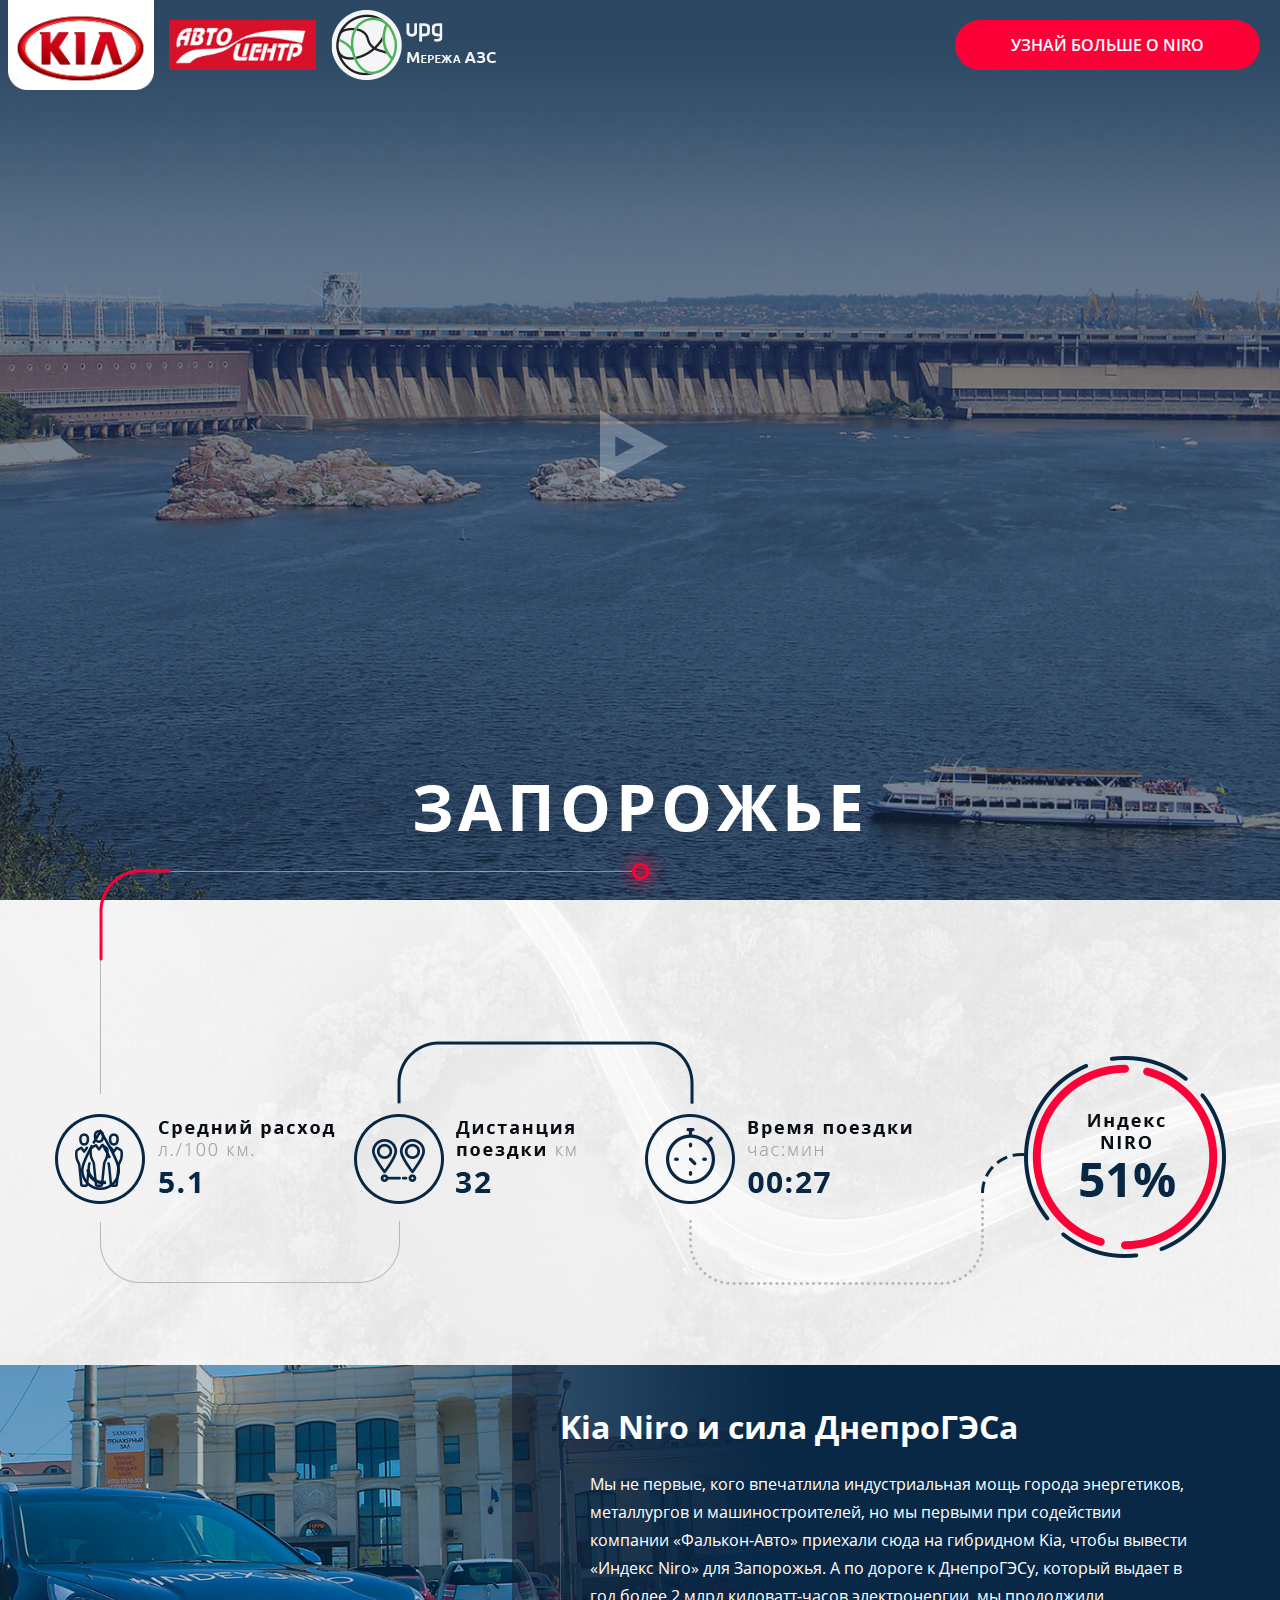
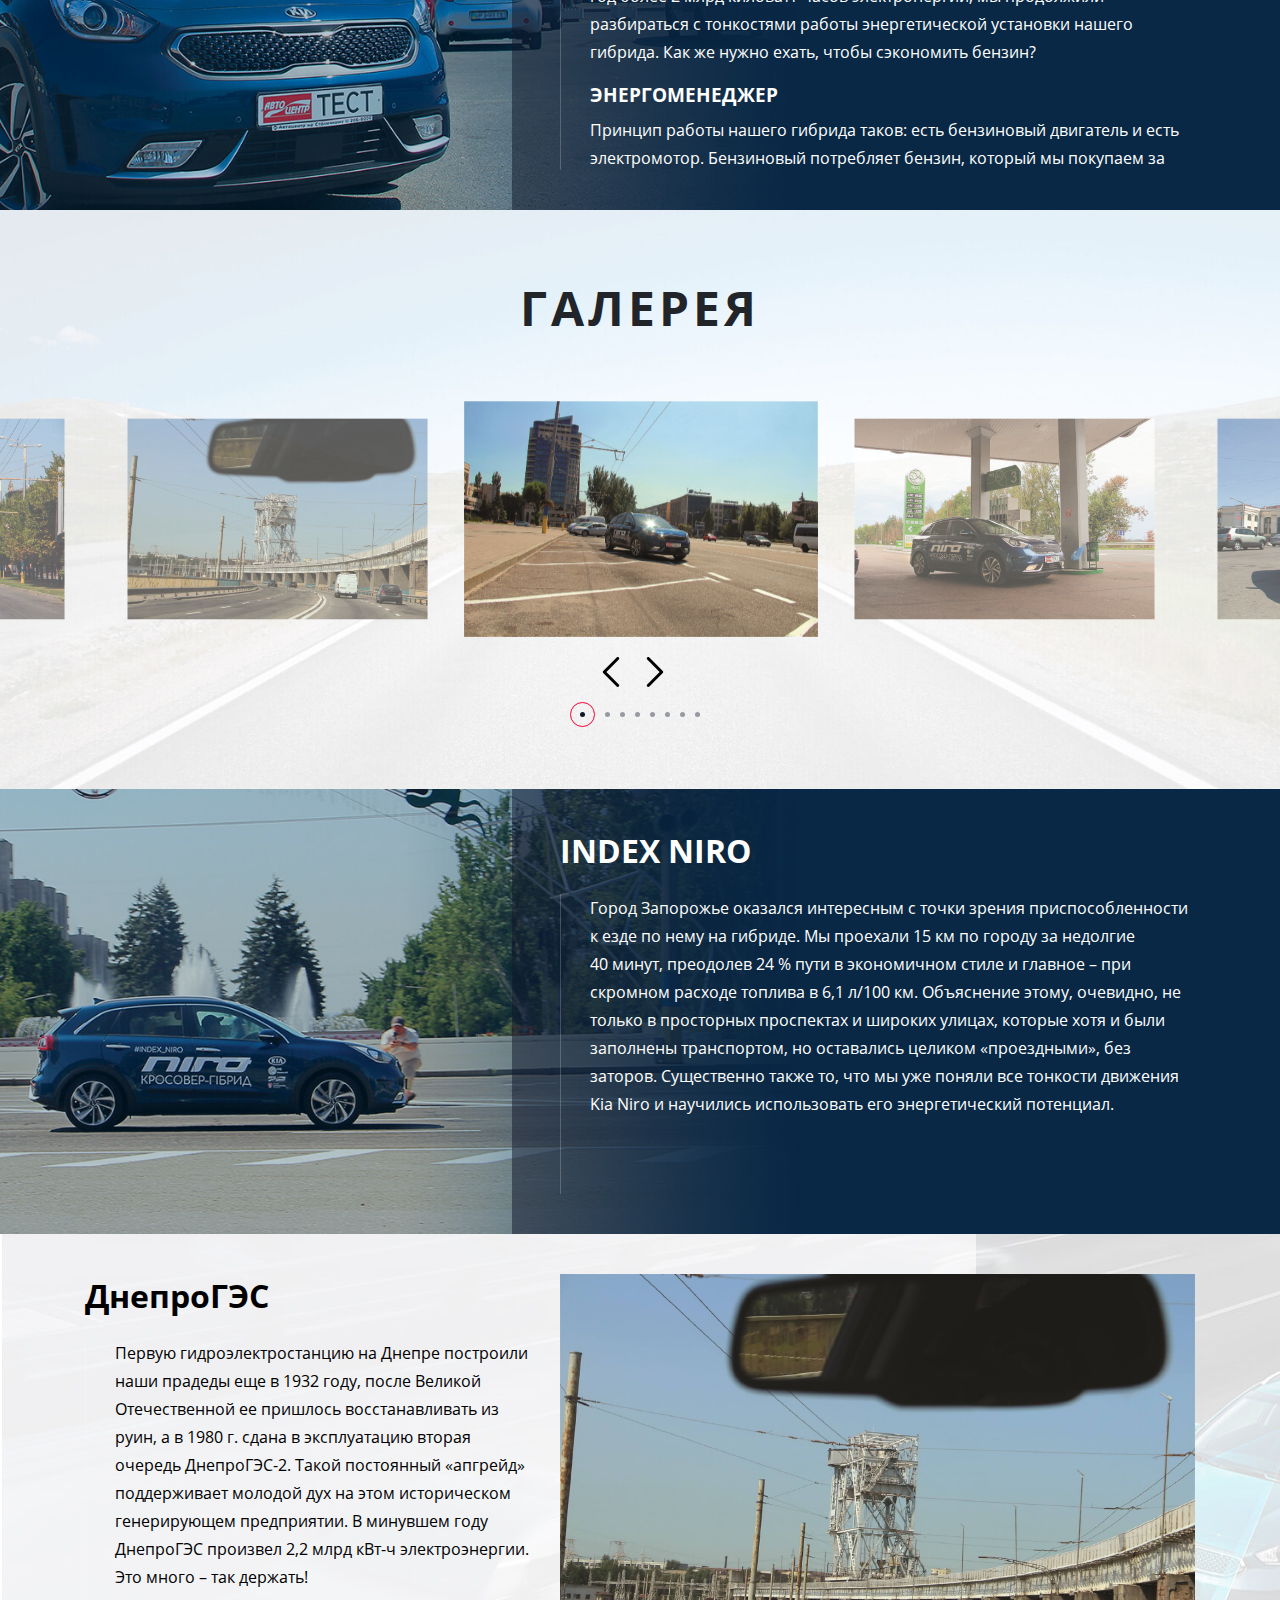
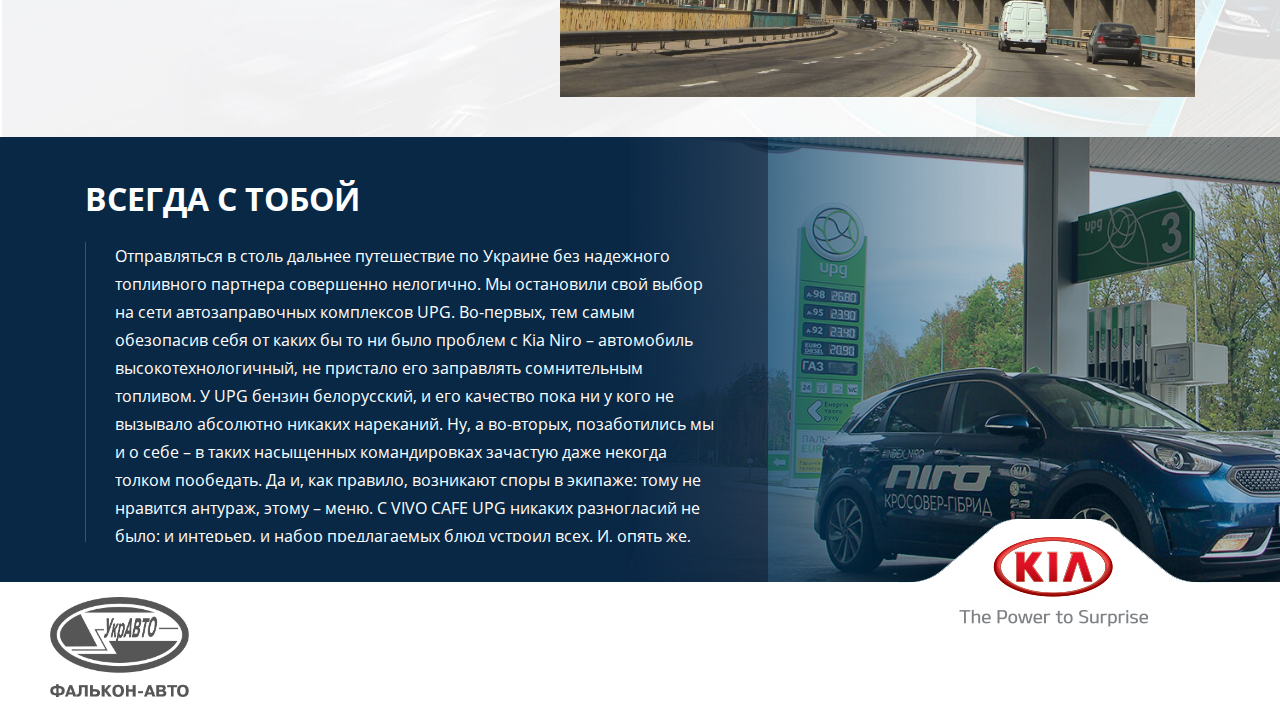
<file: zaporozhye.html>
<!DOCTYPE html>
<html lang="ru">

<head>

	<meta charset="utf-8">

	<title>Kia Niro (Киа Ниро)</title>
	<meta name="description" content="Индекс Ниро">

	<meta http-equiv="X-UA-Compatible" content="IE=edge">
	<meta name="viewport" content="width=device-width, initial-scale=1, maximum-scale=1">
	<meta property="og:image" content="img/favicon/fon-socil-3.jpg">

	<link rel="apple-touch-icon" sizes="57x57" href="img/favicon/apple-icon-57x57.png">
	<link rel="apple-touch-icon" sizes="60x60" href="img/favicon/apple-icon-60x60.png">
	<link rel="apple-touch-icon" sizes="72x72" href="img/favicon/apple-icon-72x72.png">
	<link rel="apple-touch-icon" sizes="76x76" href="img/favicon/apple-icon-76x76.png">
	<link rel="apple-touch-icon" sizes="114x114" href="img/favicon/apple-icon-114x114.png">
	<link rel="apple-touch-icon" sizes="120x120" href="img/favicon/apple-icon-120x120.png">
	<link rel="apple-touch-icon" sizes="144x144" href="img/favicon/apple-icon-144x144.png">
	<link rel="apple-touch-icon" sizes="152x152" href="img/favicon/apple-icon-152x152.png">
	<link rel="apple-touch-icon" sizes="180x180" href="img/favicon/apple-icon-180x180.png">
	<link rel="icon" type="image/png" sizes="192x192"  href="img/favicon/android-icon-192x192.png">
	<link rel="icon" type="image/png" sizes="32x32" href="img/favicon/favicon-32x32.png">
	<link rel="icon" type="image/png" sizes="96x96" href="img/favicon/favicon-96x96.png">
	<link rel="icon" type="image/png" sizes="16x16" href="img/favicon/favicon-16x16.png">
	<link rel="manifest" href="/manifest.json">
	<meta name="msapplication-TileColor" content="#ffffff">
	<meta name="msapplication-TileImage" content="img/favicon/ms-icon-144x144.png">
	<meta name="theme-color" content="#082745">


	<style>body { opacity: 0; overflow-x: hidden;  } html { background-color: #082745; }</style>

	<script type="text/javascript">
		(function (i, s, o, g, r, a, m) {
			i['GoogleAnalyticsObject'] = r;
			i[r] = i[r] || function () {
				(i[r].q = i[r].q || []).push(arguments)
			}, i[r].l = 1 * new Date();
			a = s.createElement(o),
				m = s.getElementsByTagName(o)[0];
			a.async = 1;
			a.src = g;
			m.parentNode.insertBefore(a, m)
		})(window, document, 'script', '//www.google-analytics.com/analytics.js', 'ga');
		ga('create', 'UA-1571561-1', 'none');
		ga('create', 'UA-38878460-1', 'none', {
			'name': 'newTracker'
		});
	</script>
</head>

<body class="ishome" data-spy="scroll" data-target="#navbar" data-offset="0">
	<header class="videoListener" style="height: 100vh;min-height: 650px">

		<nav id="navbar" class="kia-navbar">

			<div class="kiabar-left-content">
				<a class="logo-brand" href="http://www.kia.com/ua/showroom/niro.html" target="_blank">
					<img src="img/logo/kia_small_logo.png" alt="Kia" height="90px">
				</a>
				<a class="logo-brand" href="https://www.autocentre.ua/">
					<img src="img/logo/autocentre_logo.png" alt="Autocentre" height="50px">
				</a>
				<a class="logo-brand" href="https://upg.ua/index.php/ua/" target="_blank">
					<img src="img/logo/upg_logo_v2.png" alt="Upg" height="70px">
				</a>
			</div>

			<div class="kiabar-right-content">
				<a class="btn btn-kia" href="http://www.kia.com/ua/showroom/niro.html" target="_blank">Узнай больше о Niro</a>
			</div>

		</nav>

		<div class="videoWrapper js-videoWrapper">
			<!-- YouTube iframe. -->
			<!-- note the iframe src is empty by default, the url is in the data-src="" argument -->
			<!-- also note the arguments on the url, to autoplay video, remove youtube adverts/dodgy links to other videos, and set the interface language -->
			<iframe class="videoIframe js-videoIframe" src="" frameborder="0" allowTransparency="true" allowfullscreen data-src="https://www.youtube.com/embed/hAwNIBwunC0?autoplay=1;showinfo=0&modestbranding=1&rel=0&hl=sv"></iframe>
			<!-- the poster frame - in the form of a button to make it keyboard accessible -->
			<div class="videoPoster js-videoPoster" style="background-image:url(img/kia/zaporozhye/zaporozhyeBackground.jpg);"></div>
			<div class="videoStop" onclick="videoStop()"></div>
		</div>

		<div class="videoContentWrapper">
			<h1>Запорожье</h1>
		</div>

	</header>
	<section id="IndexNiro1" class="indexInfo" style="background-image: url(img/infograph_bg.jpg);">
		<img class="img-responsive" src="img/kia/zaporozhye/info.png" alt="Инфографика">
	</section>
	<section id="IndexNiro2" class="s-indexTown indexAbout" style="background-image: url(img/kia/zaporozhye/zaporozhyeText1.jpg);">
		<div class="container">
			<div class="row">
				<div class="col-md-7 col-sm-12 ml-auto">
					<div  class="indexTextWrap colorWhite">
						<h2 style="text-transform: unset;">Kia Niro и сила ДнепроГЭСа</h2>
						<div data-simplebar class="textContent textLine">
							<p>Мы не первые, кого впечатлила индустриальная мощь города энергетиков, металлургов и машиностроителей, но мы первыми при содействии компании «Фалькон-Авто» приехали сюда на гибридном Kia, чтобы вывести «Индекс Niro» для Запорожья. А по дороге к ДнепроГЭСу, который выдает в год более 2 млрд киловатт-часов электронергии, мы продолжили разбираться с тонкостями работы энергетической установки нашего гибрида. Как же нужно ехать, чтобы сэкономить бензин?</p>
							<h3>Энергоменеджер</h3>
							<p>Принцип работы нашего гибрида таков: есть бензиновый двигатель и есть электромотор. Бензиновый потребляет бензин, который мы покупаем за деньги на АЗС, электрический – энергию, которая накапливается в тяговой батарее в большей мере бесплатно. Оба двигателя через трансмиссию соединяются с ведущими колесами.</p>
							<p>Задача электронного мозга Kia Niro – как можно чаще подключать к ним электромотор и как можно реже – бензиновый. Причем это нужно делать, помня, что запас энергии в аккумуляторе невелик (1,56 кВт/ч).</p>
							<p>Рационально расходовать электричество приходится таким образом: электромотор активируется только тогда, когда ДВС будет наименее эффективным. Поэтому электропривод чаще всего задействуется при трогании с места (ДВС отключается полностью) и при ускорениях (оба двигателя работают одновременно).</p>
							<p>А откуда же берется энергия в аккумуляторе? Во-первых, он подзаряжается от генератора при работе ДВС. Во-вторых, генератор заряжает батарею в режиме рекуперации, когда машина тормозит или двигается накатом. Как раз поэтому стихией для гибрида принято считать городской режим движения: машина часто тормозит (то есть заряжает аккумулятор) и часто трогается с места (что можно делать исключительно на электричестве).</p>
							<h3>Аппетит и режимы</h3>
							<p>О том, как ведет себя силовой агрегат Kia Niro на магистральной дороге, мы рассказывали в прошлый раз. Вопреки тому, что скоростная трасса традиционно считается не самым благоприятным режимом для гибрида, Kia Niro показал себя молодцом и даже в определенной степени удивил нас. Несмотря на почти полную загрузку, кроссовер демонстрировал средний расход 4,1–6,3 л/100 км – правда, если не превышать скорость 110 км/ч. При неспешном движении по трассе мы не раз замечали, что бензиновый мотор молчит, а мы двигаемся на электроприводе.</p>
							<p>Понимали мы это благодаря приборам, поскольку у Niro хорошая шумоизоляция. Левая часть приборного щитка – для электропривода, и индикаторы отображают, какой двигатель приводит колеса, подзаряжается ли аккумулятор или отдает энергию в данный момент.</p>
							<p>На разбитых провинциальных дорогах Kia Niro показывал скромный расход топлива – при том, что для обычных автомобилей такое движение считается самым затратным. Например, мы полдня ползли по асфальтовым колдобинам второстепенной шосейки, а в итоге борткомпьютер выдал 5,2 л/100 км среднего расхода. Мы пришли к выводу, что все логично, ведь неспешное лавирование среди огромных ям подобно городскому режиму движения. Налицо все три фактора, содействующих экономии бензина: частые трогания с места на чистой электрике, подзарядка АКБ при частых замедлениях в режиме рекуперации и, наконец, малый расход бензина при ускорениях (когда ДВС все-таки заводится), поскольку давить акселератор «в пол» на неровностях нет смысла.</p>
						</div>
					</div>
				</div>
			</div>
		</div>
	</section>
	<section id="Gallery" class="s-gallery" style="background-image: url(img/s-gallery-bg.jpg)">

		<div class="gallery-wrap">
			<h1>Галерея</h1>
			<div class="owl-carousel">
				<div class="item">
					<a href="img/kia/zaporozhye/zaporozhye_5.jpg" class="image-link"><img src="img/kia/zaporozhye/zaporozhye_5.jpg"></a>
				</div>
				<div class="item">
					<a href="img/kia/zaporozhye/zaporozhye_2.jpg" class="image-link"><img src="img/kia/zaporozhye/zaporozhye_2.jpg"></a>
				</div>
				<div class="item">
					<a href="img/kia/zaporozhye/zaporozhye_3.jpg" class="image-link"><img src="img/kia/zaporozhye/zaporozhye_3.jpg"></a>
				</div>
				<div class="item">
					<a href="img/kia/zaporozhye/zaporozhye_4.jpg" class="image-link"><img src="img/kia/zaporozhye/zaporozhye_4.jpg"></a>
				</div>
				<div class="item">
					<a href="img/kia/zaporozhye/zaporozhye_1.jpg" class="image-link"><img src="img/kia/zaporozhye/zaporozhye_1.jpg"></a>
				</div>
				<div class="item">
					<a href="img/kia/zaporozhye/zaporozhye_6.jpg" class="image-link"><img src="img/kia/zaporozhye/zaporozhye_6.jpg"></a>
				</div>
				<div class="item">
					<a href="img/kia/zaporozhye/zaporozhye_7.jpg" class="image-link"><img src="img/kia/zaporozhye/zaporozhye_7.jpg"></a>
				</div>
				<div class="item">
					<a href="img/kia/zaporozhye/zaporozhye_8.jpg" class="image-link"><img src="img/kia/zaporozhye/zaporozhye_8.jpg"></a>
				</div>
			</div>
		</div>

	</section>
	<section id="IndexNiro3" class="s-indexTown indexAbout" style="background-image: url(img/kia/zaporozhye/zaporozhyeText2.jpg);">
		<div class="container">
			<div class="row">
				<div class="col-md-7 col-sm-12 ml-auto">
					<div  class="indexTextWrap colorWhite">
						<h2>Index Niro</h2>
						<div data-simplebar class="textContent textLine">
							<p>Город Запорожье оказался интересным с точки зрения приспособленности к езде по нему на гибриде. Мы проехали 15 км по городу за недолгие 40 минут, преодолев 24 % пути в экономичном стиле и главное – при скромном расходе топлива в 6,1 л/100 км. Объяснение этому, очевидно, не только в просторных проспектах и широких улицах, которые хотя и были заполнены транспортом, но оставались целиком «проездными», без заторов. Существенно также то, что мы уже поняли все тонкости движения Kia Niro и научились использовать его энергетический потенциал.</p>
						</div>
					</div>
				</div>
			</div>
		</div>
	</section>

	<section id="IndexNiro4" class="s-indexTown indexReview" style="background-image: url(img/kiaReview_bg.jpg);">
		<div class="container">
			<div class="row">
				<div class="col-md-5 col-sm-12">
					<div class="indexTextWrap colorBlack">
						<h2 style="text-transform: unset;">ДнепроГЭС</h2>
						<div data-simplebar class="textContent textLine">
							<p>Первую гидроэлектростанцию на Днепре построили наши прадеды еще в 1932 году, после Великой Отечественной ее пришлось восстанавливать из руин, а в 1980 г. сдана в эксплуатацию вторая очередь ДнепроГЭС-2. Такой постоянный «апгрейд» поддерживает молодой дух на этом историческом генерирующем предприятии. В минувшем году ДнепроГЭС произвел 2,2 млрд кВт-ч электроэнергии. Это много – так держать!</p>
						</div>
					</div>
				</div>
				<div class="col-md-7">
					<img class="img-responsive" src="img/kia/zaporozhye/zaporozhye_8.jpg" alt="Kia">
				</div>
			</div>
		</div>
	</section>
	<section id="IndexNiro5" class="s-indexTown indexScript" style="background-image: url(img/kia/zaporozhye/zaporozhyeText3.jpg);">
		<div class="container">
			<div class="row">
				<div class="col-md-7 col-sm-12">
					<div class="indexTextWrap colorWhite">
						<h2>Всегда с тобой</h2>
						<div data-simplebar class="textContent textLine">
							<p>Отправляться в столь дальнее путешествие по Украине без надежного топливного партнера совершенно нелогично. Мы остановили свой выбор на сети автозаправочных комплексов UPG. Во-первых, тем самым обезопасив себя от каких бы то ни было проблем с Kia Niro – автомобиль высокотехнологичный, не пристало его заправлять сомнительным топливом. У UPG бензин белорусский, и его качество пока ни у кого не вызывало абсолютно никаких нареканий. Ну, а во-вторых, позаботились мы и о себе – в таких насыщенных командировках зачастую даже некогда толком пообедать. Да и, как правило, возникают споры в экипаже: тому не нравится антураж, этому – меню. С VIVО CAFE UPG никаких разногласий не было: и интерьер, и набор предлагаемых блюд устроил всех. И, опять же, большая экономия времени: заправили машину, порадовали себя – и двинулись дальше. И совершенно ни при чем тот факт, что сейчас в сети UPG действует акция «Дарим тонны топлива» – розыгрыш 18,5 тыс. призов и главный приз – тонну топлива (1300 л) может выиграть любой участник программы UPGood. У нас же была совсем иная цель, просветительская, а никак не выигрыш призов. Но бонусные карточки UPGооd мы все-таки оформили. Мало ли что...</p>
						</div>
					</div>
				</div>
			</div>
		</div>
	</section>

	<section class="s-footer">
		<div class="footer-logo">
			<a class="logo-brand">
				<img src="img/logo/logo_FALKON_vert.png" alt="Autocentre" height="100px">
			</a>
		</div>
		<div class="kia-footer-logo">
			<a class="logo-brand" href="http://www.kia.com/ua/showroom/niro.html" target="_blank">
				<img src="img/logo/kia_logo_footer.png" alt="Kia">
			</a>
		</div>
	</section>
	<link rel="stylesheet" href="css/main.min.css?v=1.1">

	<script src="js/scripts.min.js"></script>
	<script src="js/common.min.js"></script>
	<script>
		document.querySelector('.js-videoPoster').addEventListener('click', videoStart);

		function videoStart() {

			document.querySelector('.videoListener').classList.add('videoWrapperActive');

			let iframe = document.querySelector('.js-videoIframe');
			let src = iframe.getAttribute('data-src');
			iframe.setAttribute('src', src);

		};
		function videoStop() {
			document.querySelector('.videoListener').classList.remove('videoWrapperActive');

			let iframe = document.querySelector('.js-videoIframe');
			let src = iframe.getAttribute('data-src');
			iframe.setAttribute('src', '');
		};
	</script>
</body>
</html>
</file>
